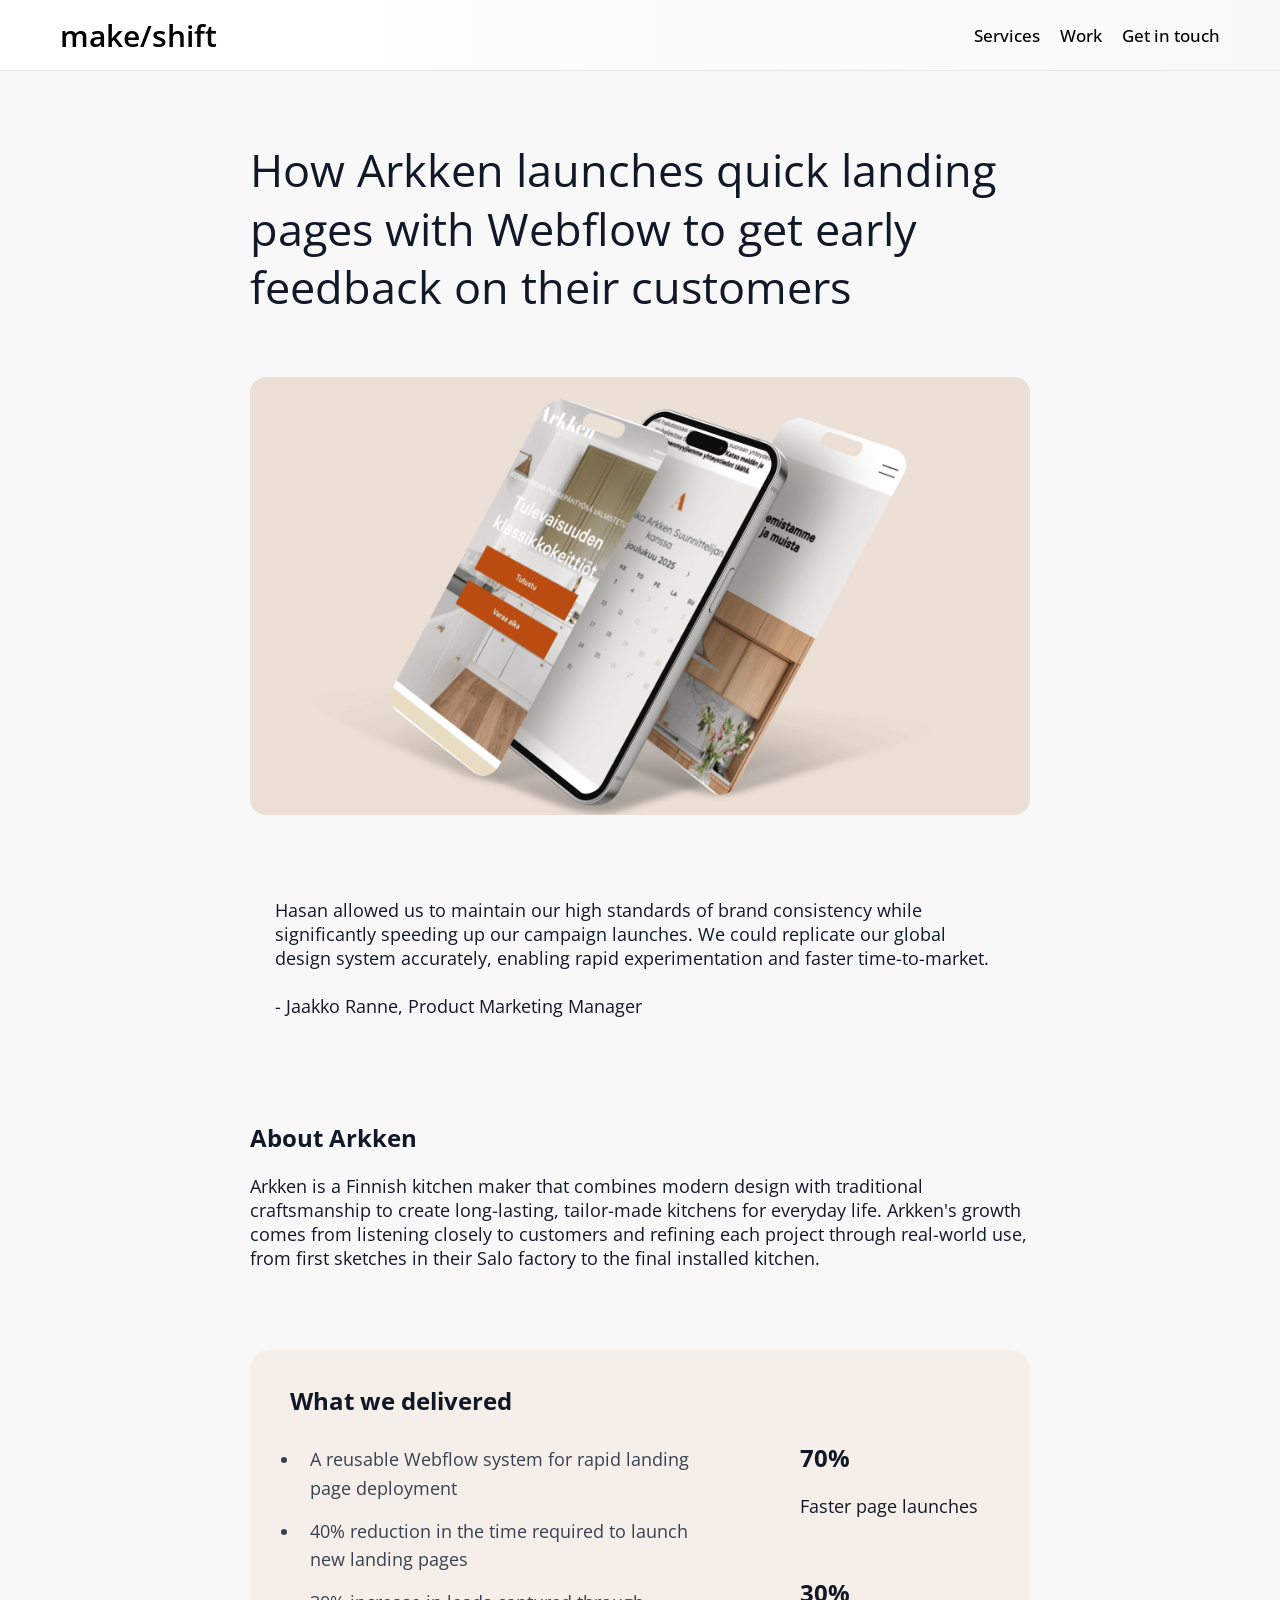
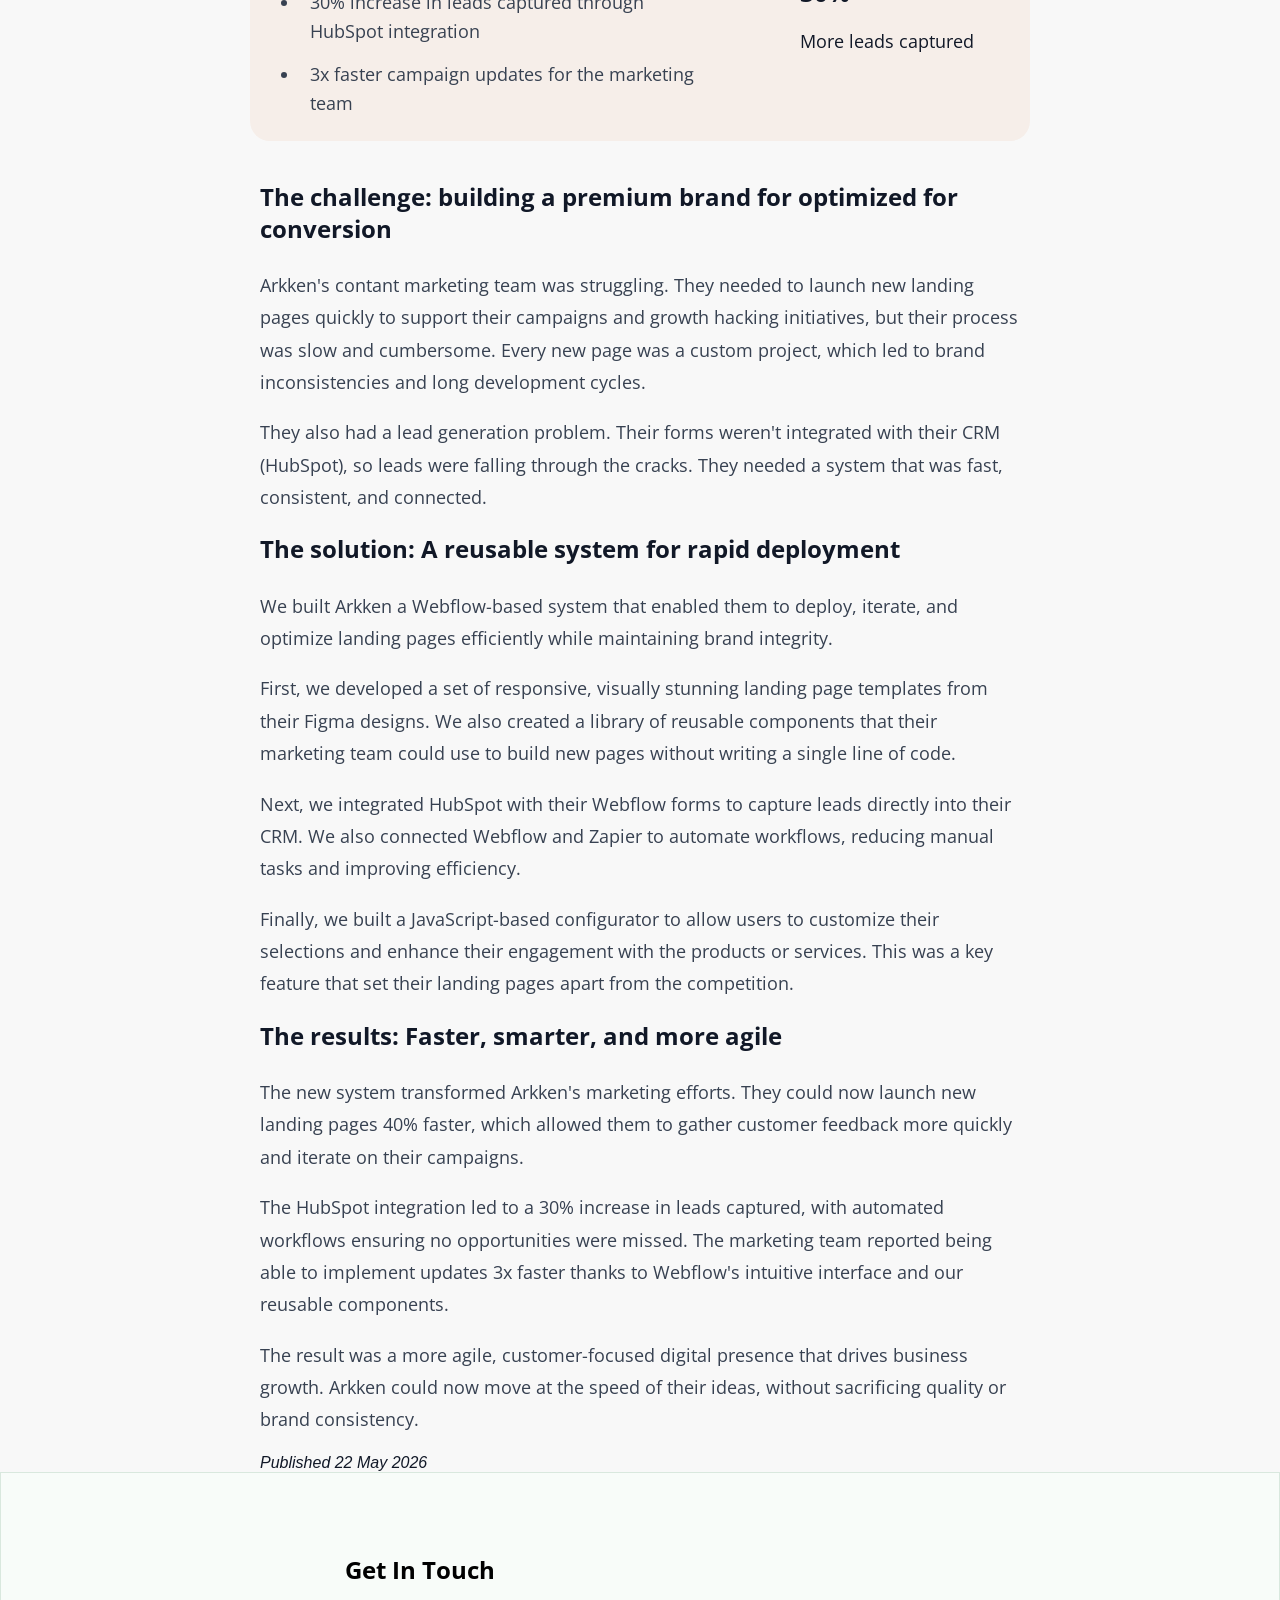
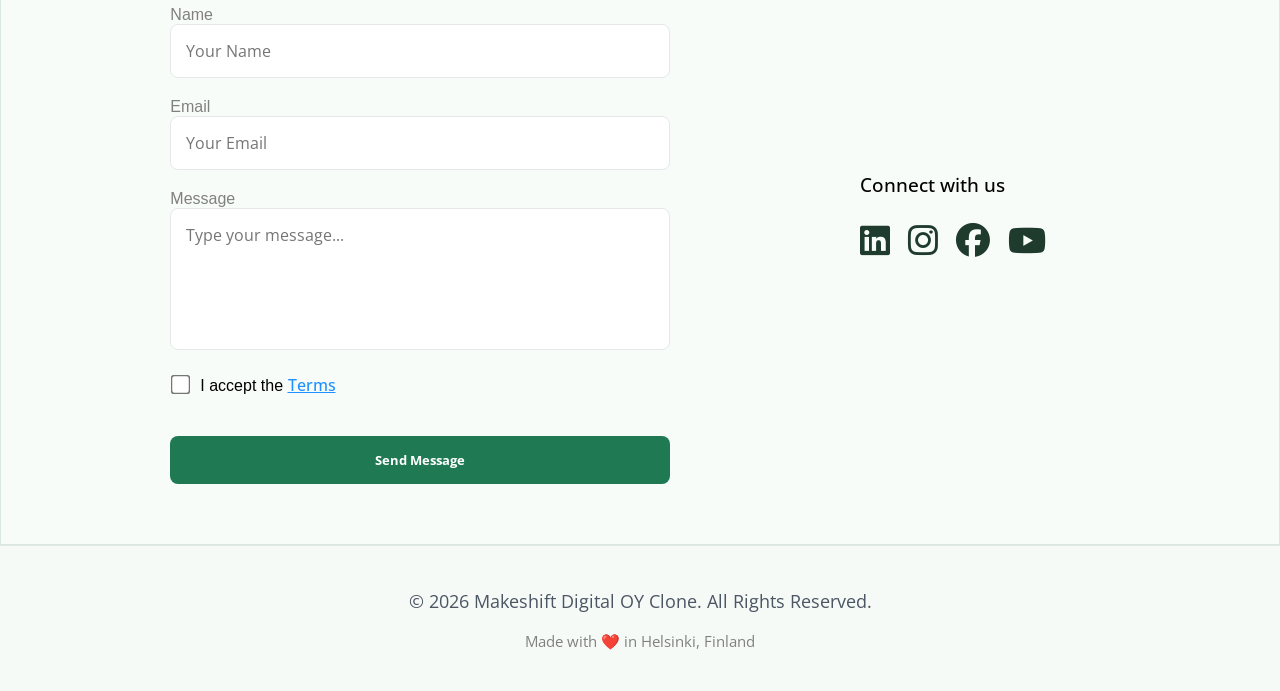
<file: case-arkken.html>
<!DOCTYPE html>
<html lang="en">

<head>
    <meta charset="UTF-8">
    <meta name="viewport" content="width=device-width, initial-scale=1.0">
    <link href="style.css" rel="stylesheet" />
    <link rel="stylesheet" href="https://cdnjs.cloudflare.com/ajax/libs/font-awesome/6.5.2/css/all.min.css">
    <title>Arkken Case Study</title>

</head>

<body class="arkken-page">


    <header>

        <div class="page-header">
            <div class="page-header__upper-row">
                <a href="index.html" class="logo">make/shift</a>
                <ul class="page-header__upper-row__contents contents">
                    <li class="contents__content">
                        <a class="contents__content__link" href="#services">
                            Services <!--how we help-->
                        </a>
                    </li>
                    <li class="contents__content">
                        <a class="contents__content__link" href="#clients">
                            Work <!--companies Hasan has worked for-->
                        </a>
                    </li>
                    <li class="contents__content">
                        <a class="contents__content__link" href="#contact">
                            Get in touch
                        </a>
                    </li>

                </ul>


            </div>
        </div>
    </header>

    <section class="arkken-case">
        <h1>How Arkken launches quick landing pages with Webflow to get early feedback on their customers</h1>
        <img class="arkken-case-img" src="logos/arkken-copy.png">
    </section>


    <section class="testimonies">
        <div class="testimony">
            <p>Hasan allowed us to maintain our high standards of brand consistency while significantly speeding
                up our
                campaign launches. We could replicate our global design system accurately, enabling rapid
                experimentation
                and faster time-to-market.
                <br><br>

                - Jaakko Ranne, Product Marketing Manager
            </p>
        </div>
    </section>

    <section class="about">
        <div class="about-kone">
            <h2>About Arkken</h2>
            <p>
                Arkken is a Finnish kitchen maker that combines modern design with traditional craftsmanship to create
                long-lasting, tailor-made kitchens for everyday life.

                Arkken's growth comes from listening closely to customers and refining each project through real-world
                use, from first sketches in their Salo factory to the final installed kitchen.
            </p>
        </div>
    

            <div class="arkken-delivery">
                <div class="we-delivered">
                    <h3>What we delivered</h3>
                    <ul>
                        

                        <li>A reusable Webflow system for rapid landing page deployment</li>
                        <li>40% reduction in the time required to launch new landing pages</li>
                        <li>30% increase in leads captured through HubSpot integration</li>
                        <li>3x faster campaign updates for the marketing team</li>
                    </ul>

                </div>
                <div class="deliver-right">

                    <div class="stat-box">
                        <h2>70%</h2>
                        <p>Faster page launches</p>
                    </div>

                    <div class="stat-box">
                        <h2>30%</h2>
                        <p>More leads captured</p>
                    </div>
                </div>
            </div>
    </section>
            <section class="challenges">
                <div class="challenge">
                    <h2>The challenge: building a premium brand for optimized for conversion</h2>
                    <p>
                        Arkken's contant marketing team was struggling. They needed to launch new landing pages
                        quickly to support their campaigns and growth hacking initiatives, but their process was
                        slow and cumbersome. Every new page was a custom project, which led to brand
                        inconsistencies and long development cycles.
                    </p>
                    <p>
                        They also had a lead generation problem. Their forms weren't integrated with their CRM
                        (HubSpot), so leads were falling through the cracks. They needed a system that was fast,
                        consistent, and connected.
                    </p>
                </div>

            </section>

            <section class="solutions">
                <div class="solution">
                    <h2>The solution: A reusable system for rapid deployment</h2>
                    <p>
                        We built Arkken a Webflow-based system that enabled them to deploy, iterate, and
                        optimize landing pages efficiently while maintaining brand integrity.
                    </p>
                    <p>
                        First, we developed a set of responsive, visually stunning landing page templates from
                        their Figma designs. We also created a library of reusable components that their
                        marketing team could use to build new pages without writing a single line of code.
                    </p>
                    <p>


                        Next, we integrated HubSpot with their Webflow forms to capture leads directly into
                        their CRM. We also connected Webflow and Zapier to automate workflows, reducing manual
                        tasks and improving efficiency.
                    </p>
                    <p>
                        Finally, we built a JavaScript-based configurator to allow users to customize their
                        selections and enhance their engagement with the products or services. This was a key
                        feature that set their landing pages apart from the competition.
                    </p>

                </div>

            </section>

            <section class="results">
                <div class="result">
                    <h2>The results: Faster, smarter, and more agile</h2>
                    <p>
                        The new system transformed Arkken's marketing efforts. They could now launch new landing
                        pages 40% faster, which allowed them to gather customer feedback more quickly and iterate on
                        their campaigns.
                    </p>
                    <p>
                        The HubSpot integration led to a 30% increase in leads captured, with automated workflows
                        ensuring no opportunities were missed. The marketing team reported being able to implement
                        updates 3x faster thanks to Webflow's intuitive interface and our reusable components.
                    </p>
                    <p>
                        The result was a more agile, customer-focused digital presence that drives business growth.
                        Arkken could now move at the speed of their ideas, without sacrificing quality or brand
                        consistency.
                    </p>
                    <i>Published 22 May 2026</i>

                </div>

            </section>

<section class="contact" id="contact">

        <div class="contact-container">

            <div class="contact-left">

                <h2>Get In Touch</h2>

                <form class="contact-form" action="https://formspree.io/f/xpqnaowg" method="POST" autocomplete="off">
                    <input type="hidden" name="_redirect" value="thank-you.html">

                    <div class="input-group">
                        <label for="name">Name</label>
                        <input type="text" id="name" name="name" placeholder="Your Name" required>
                    </div>

                    <div class="input-group">
                        <label for="email">Email</label>
                        <input type="email" id="email" name="email" placeholder="Your Email" required>
                    </div>

                    <div class="input-group">
                        <label for="message">Message</label>
                        <textarea name="message" id="message" placeholder="Type your message..." rows="5"
                            required></textarea>
                    </div>

                    <div class="checkbox-group">

                        <input type="checkbox" id="terms" required>

                        <label for="terms">
                            I accept the <a href="terms.html" class="terms-text" target="_blank">Terms</a>
                        </label>

                    </div>

                    <button type="submit">Send Message</button>

                </form>

            </div>

            <div class="contact-right">

                <h3>Connect with us</h3>

                <div class="social-links">

                    <div class="linkedin">
                        <a href="https://www.linkedin.com/company/makeshift-oy/"><i
                                class="fa-brands fa-linkedin"></i></a>
                    </div>

                    <div class="instagram">
                        <a href="#"><i class="fa-brands fa-instagram"></i></a>
                    </div>

                    <div class="facebook">
                        <a href="#"><i class="fa-brands fa-facebook"></i></a>
                    </div>

                    <div class="youtube">
                        <a href="#"><i class="fa-brands fa-youtube"></i></a>
                    </div>

                </div>

            </div>

        </div>

    </section>


    <footer class="page-footer">
        <div class="page-footer__first-row">
            <p>© 2026 Makeshift Digital OY Clone. All Rights Reserved.</p>
        </div>
        <div class="page-footer__second-row">
            <p>Made with ❤️ in Helsinki, Finland</p>
        </div>
    </footer>

    <script>

        function toggleCard(el) {
            el.classList.toggle("active");
        }

        const form = document.querySelector(".contact-form");

        form.addEventListener("submit", () => {
            setTimeout(() => form.reset(), 500);
        });

    </script>

</body>

</html>
</file>
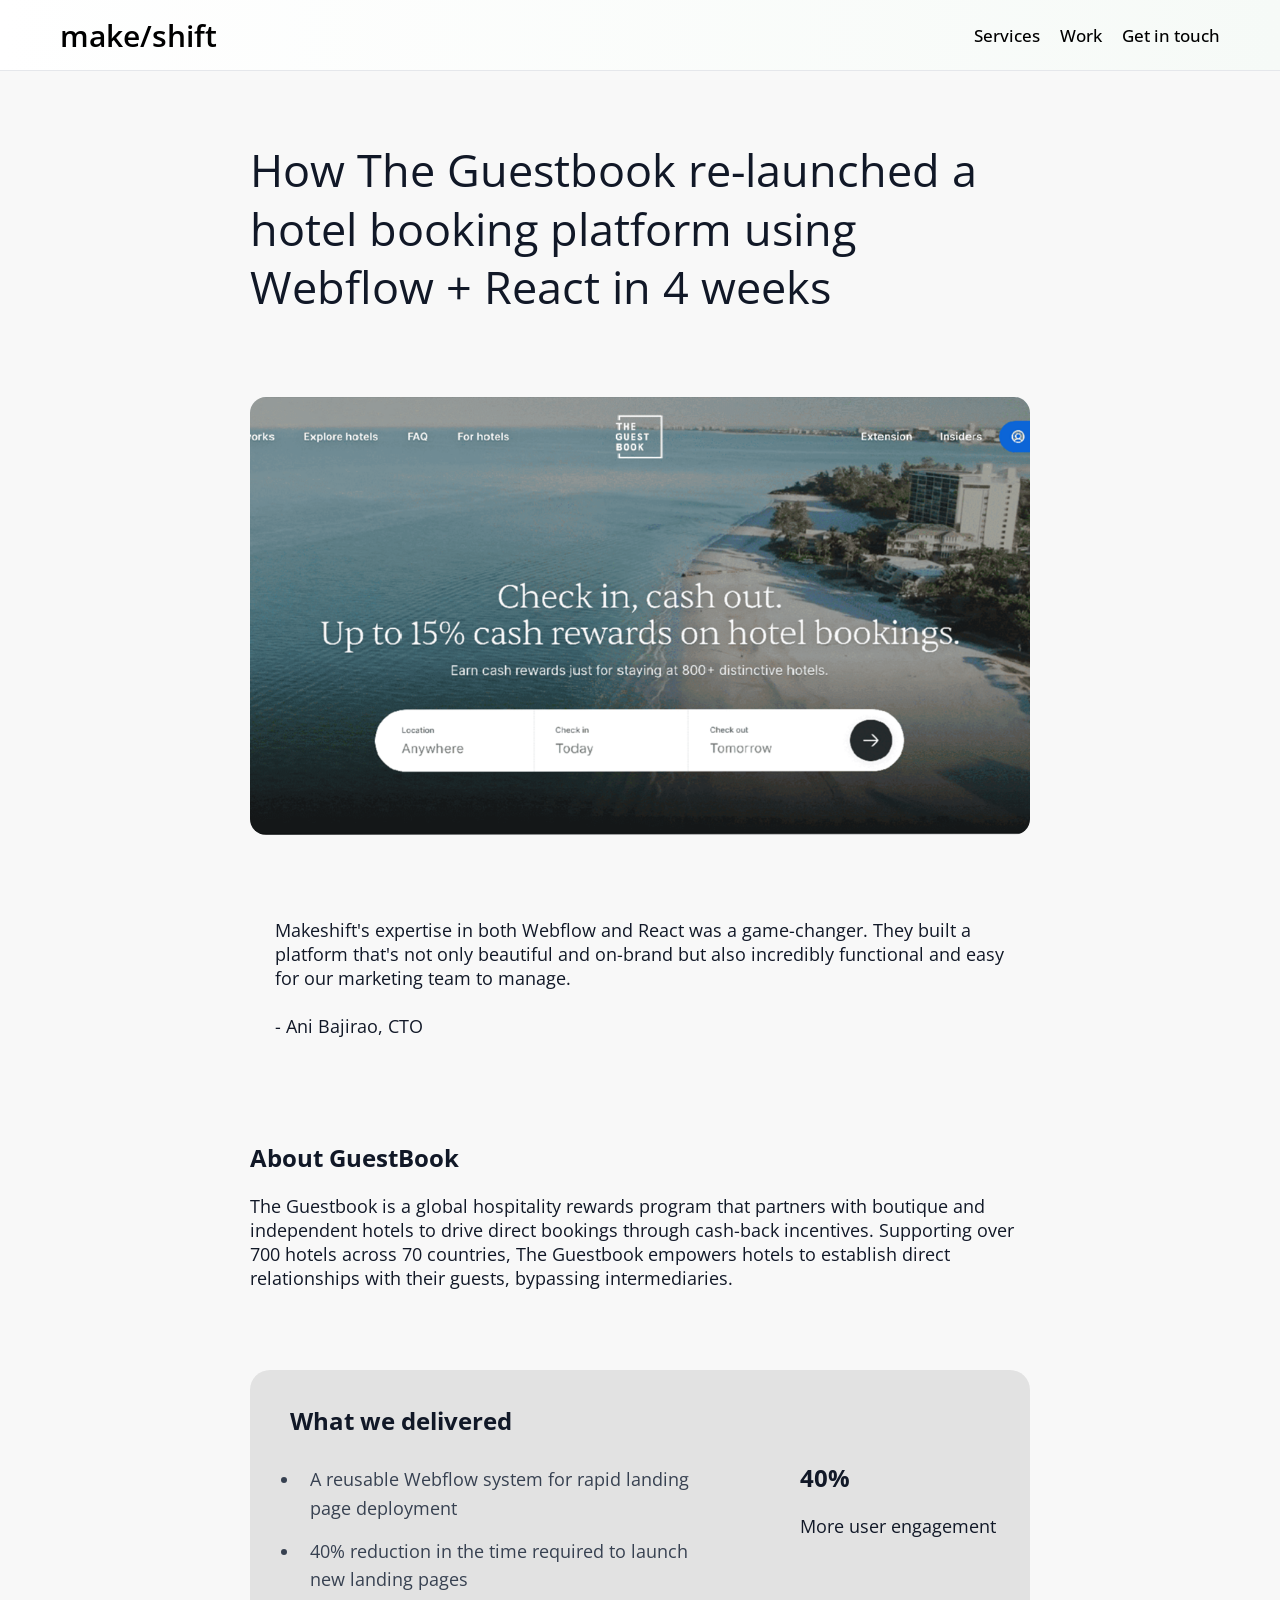
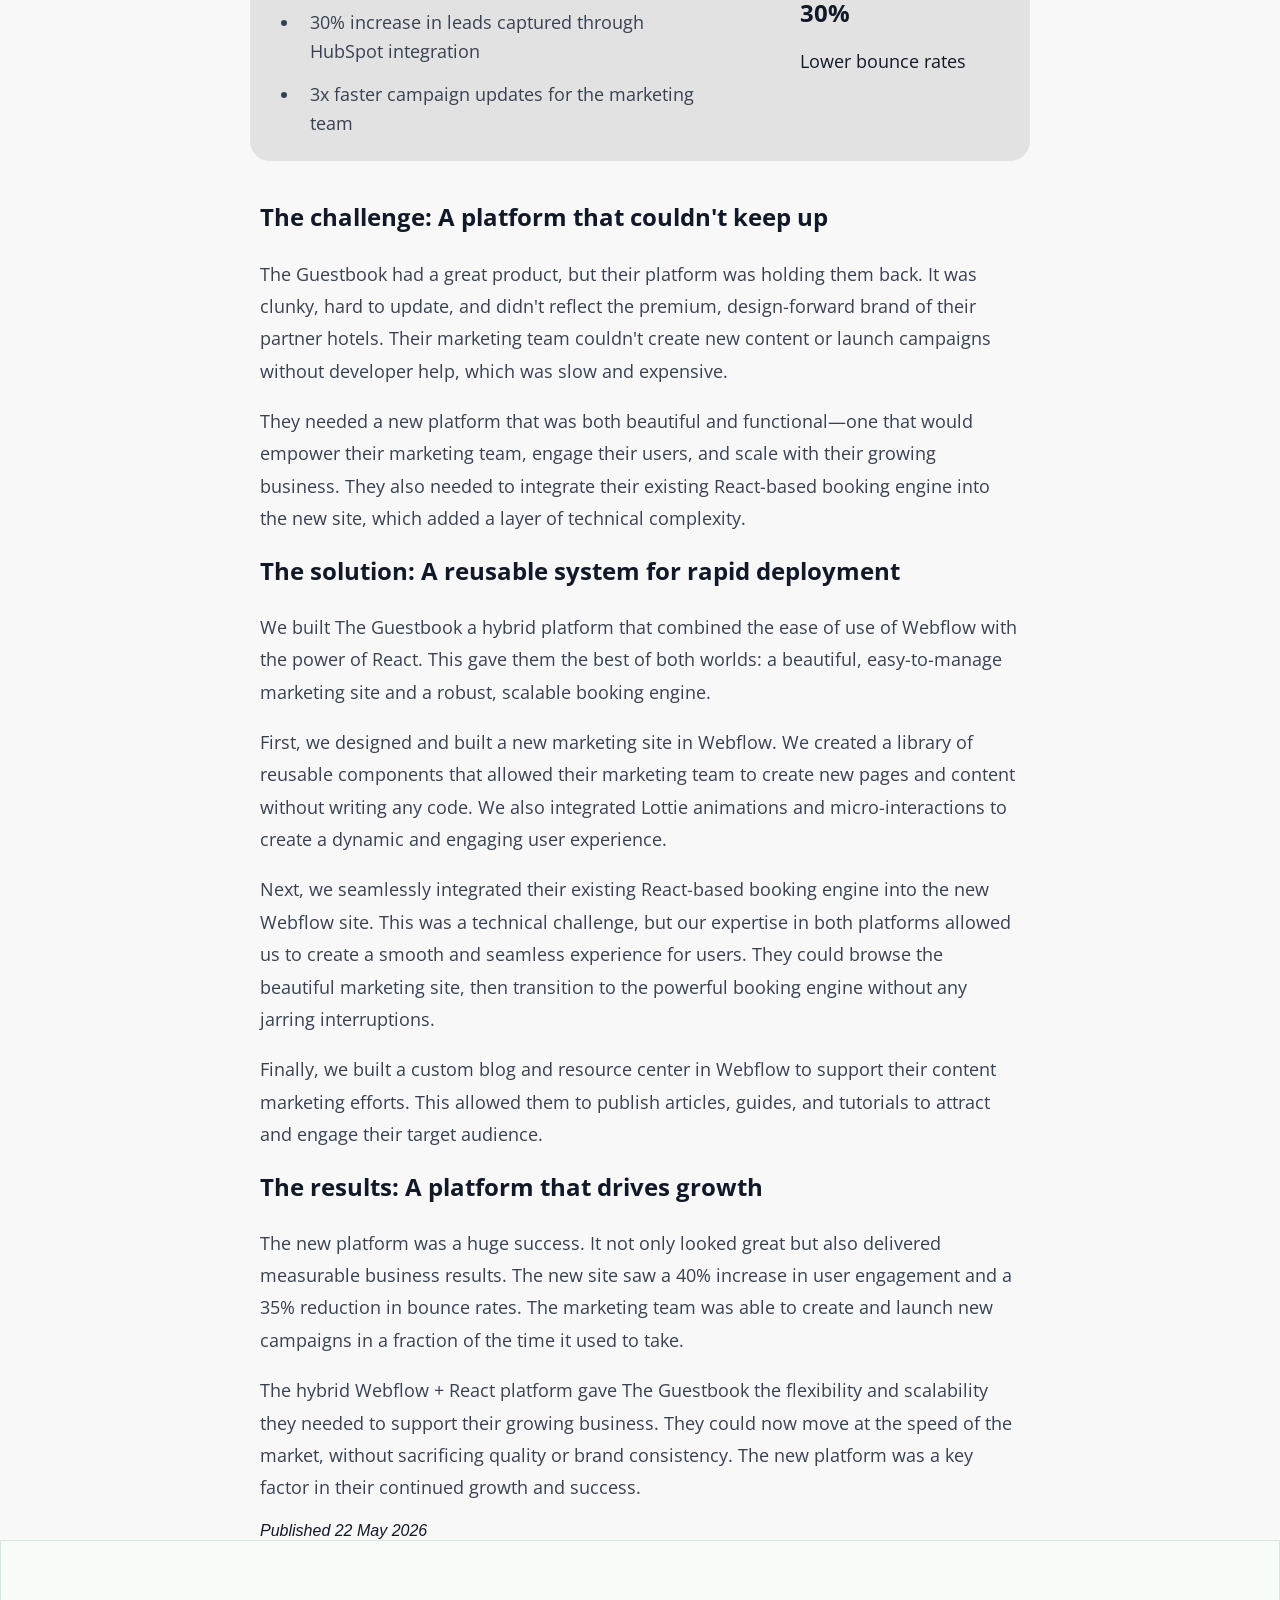
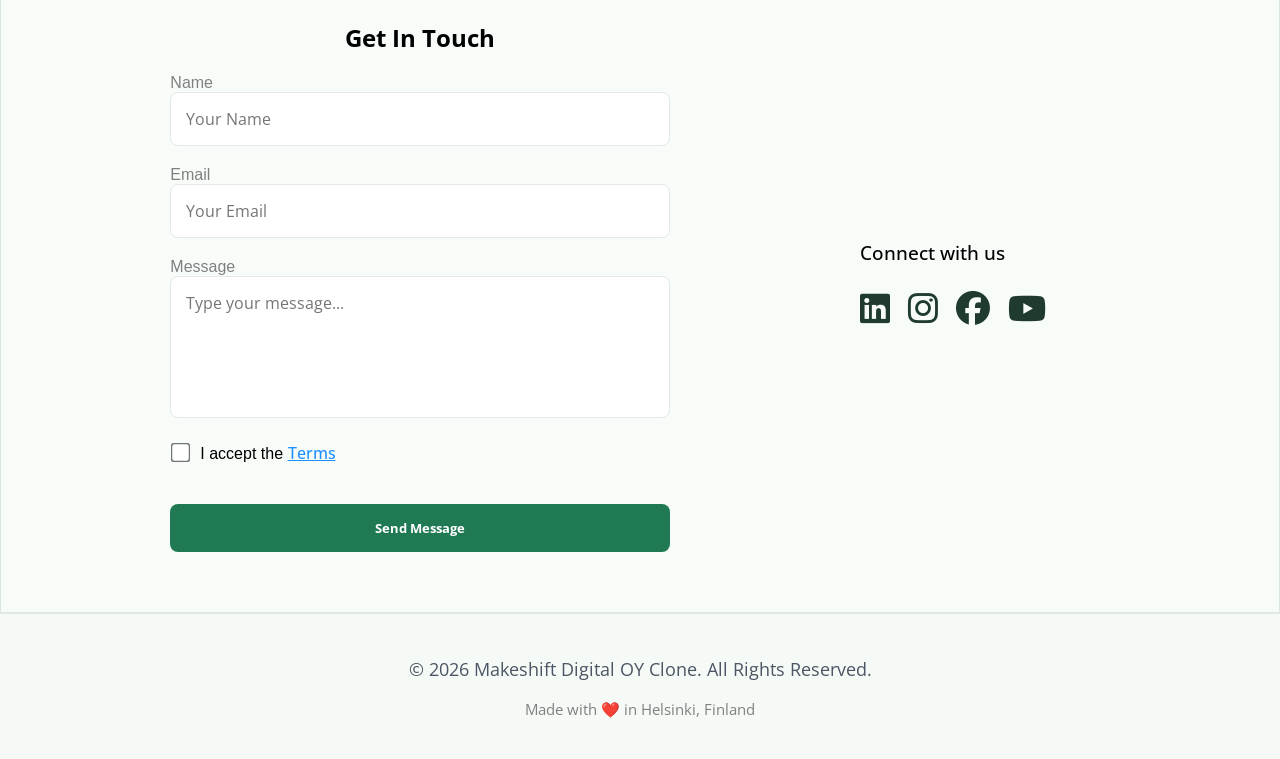
<file: case-guest.html>
<!DOCTYPE html>
<html lang="en">

<head>
    <meta charset="UTF-8">
    <meta name="viewport" content="width=device-width, initial-scale=1.0">
    <link href="style.css" rel="stylesheet" />
    <link rel="stylesheet" href="https://cdnjs.cloudflare.com/ajax/libs/font-awesome/6.5.2/css/all.min.css">
    <title>The GuestBook Case Study</title>
</head>

<body class="guestbook-page">

    <header>

        <div class="page-header">
            <div class="page-header__upper-row">
                <a href="index.html" class="logo">make/shift</a>
                <ul class="page-header__upper-row__contents contents">
                    <li class="contents__content">
                        <a class="contents__content__link" href="#services">
                            Services <!--how we help-->
                        </a>
                    </li>
                    <li class="contents__content">
                        <a class="contents__content__link" href="#clients">
                            Work <!--companies Hasan has worked for-->
                        </a>
                    </li>
                    <li class="contents__content">
                        <a class="contents__content__link" href="#contact">
                            Get in touch
                        </a>
                    </li>

                </ul>


            </div>
        </div>
    </header>

    <section class="guestbook-case">
        <h1>How The Guestbook re-launched a hotel booking platform using Webflow + React in 4 weeks</h1>
        <img class="guestbook-case-img" src="logos/guestbook.png">
    </section>

    <section class="testimonies">
        <div class="testimony">
            <p>
                Makeshift's expertise in both Webflow and React was a game-changer. They built a platform that's not
                only beautiful and on-brand but also incredibly functional and easy for our marketing team to
                manage.
                <br><br>

                - Ani Bajirao, CTO
            </p>
        </div>
    </section>

    <section class="about">
        <div class="about-guestbook">
            <h2>About GuestBook</h2>
            <p>
                The Guestbook is a global hospitality rewards program that partners with boutique and independent
                hotels to drive direct bookings through cash-back incentives. Supporting over 700 hotels across 70
                countries, The Guestbook empowers hotels to establish direct relationships with their guests,
                bypassing intermediaries.
            </p>
        </div>

        <div class="guestbook-delivery">
            <div class="we-delivered">
                <h3>What we delivered</h3>
                <ul>
                    <li>A reusable Webflow system for rapid landing page deployment</li>
                    <li>40% reduction in the time required to launch new landing pages</li>
                    <li>30% increase in leads captured through HubSpot integration</li>
                    <li>3x faster campaign updates for the marketing team</li>
                </ul>
            </div>


            <div class="deliver-right">

                <div class="stat-box">
                    <h2>40%</h2>
                    <p>More user engagement</p>
                </div>

                <div class="stat-box">
                    <h2>30%</h2>
                    <p>Lower bounce rates</p>
                </div>
            </div>

        </div>

    </section>

    <section class="challenges">
        <div class="challenge">
            <h2>The challenge: A platform that couldn't keep up</h2>
            <p>
                The Guestbook had a great product, but their platform was holding them back. It was clunky, hard to
                update, and didn't reflect the premium, design-forward brand of their partner hotels. Their
                marketing team couldn't create new content or launch campaigns without developer help, which was
                slow and expensive.
            </p>
            <p>


                They needed a new platform that was both beautiful and functional—one that would empower their
                marketing team, engage their users, and scale with their growing business. They also needed to
                integrate their existing React-based booking engine into the new site, which added a layer of
                technical complexity.
            </p>
        </div>

    </section>

    <section class="solutions">
        <div class="solution">
            <h2>The solution: A reusable system for rapid deployment</h2>
            <p>
                We built The Guestbook a hybrid platform that combined the ease of use of Webflow with
                the power of React. This gave them the best of both worlds: a beautiful, easy-to-manage
                marketing site and a robust, scalable booking engine.
            </p>
            <p>


                First, we designed and built a new marketing site in Webflow. We created a library of
                reusable components that allowed their marketing team to create new pages and content
                without writing any code. We also integrated Lottie animations and micro-interactions to
                create a dynamic and engaging user experience.
            </p>
            <p>


                Next, we seamlessly integrated their existing React-based booking engine into the new
                Webflow site. This was a technical challenge, but our expertise in both platforms
                allowed us to create a smooth and seamless experience for users. They could browse the
                beautiful marketing site, then transition to the powerful booking engine without any
                jarring interruptions.
            </p>
            <p>
                Finally, we built a custom blog and resource center in Webflow to support their content
                marketing efforts. This allowed them to publish articles, guides, and tutorials to
                attract and engage their target audience.
            </p>

        </div>

    </section>


    <section class="results">
        <div class="result">
            <h2>The results: A platform that drives growth</h2>
            <p>
                The new platform was a huge success. It not only looked great but also delivered measurable business
                results. The new site saw a 40% increase in user engagement and a 35% reduction in bounce rates. The
                marketing team was able to create and launch new campaigns in a fraction of the time it used to
                take.
            </p>
            <p>
                The hybrid Webflow + React platform gave The Guestbook the flexibility and scalability they needed
                to support their growing business. They could now move at the speed of the market, without
                sacrificing quality or brand consistency. The new platform was a key factor in their continued
                growth and success.
            </p>

            <i>Published 22 May 2026</i>

        </div>

    </section>

    <section class="contact" id="contact">

        <div class="contact-container">

            <div class="contact-left">

                <h2>Get In Touch</h2>

                <form class="contact-form" action="https://formspree.io/f/xpqnaowg" method="POST" autocomplete="off">
                    <input type="hidden" name="_redirect" value="thank-you.html">

                    <div class="input-group">
                        <label for="name">Name</label>
                        <input type="text" id="name" name="name" placeholder="Your Name" required>
                    </div>

                    <div class="input-group">
                        <label for="email">Email</label>
                        <input type="email" id="email" name="email" placeholder="Your Email" required>
                    </div>

                    <div class="input-group">
                        <label for="message">Message</label>
                        <textarea name="message" id="message" placeholder="Type your message..." rows="5"
                            required></textarea>
                    </div>

                    <div class="checkbox-group">

                        <input type="checkbox" id="terms" required>

                        <label for="terms">
                            I accept the <a href="terms.html" class="terms-text" target="_blank">Terms</a>
                        </label>

                    </div>

                    <button type="submit">Send Message</button>

                </form>

            </div>

            <div class="contact-right">

                <h3>Connect with us</h3>

                <div class="social-links">

                    <div class="linkedin">
                        <a href="https://www.linkedin.com/company/makeshift-oy/"><i
                                class="fa-brands fa-linkedin"></i></a>
                    </div>

                    <div class="instagram">
                        <a href="#"><i class="fa-brands fa-instagram"></i></a>
                    </div>

                    <div class="facebook">
                        <a href="#"><i class="fa-brands fa-facebook"></i></a>
                    </div>

                    <div class="youtube">
                        <a href="#"><i class="fa-brands fa-youtube"></i></a>
                    </div>

                </div>

            </div>

        </div>

    </section>


    <footer class="page-footer">
        <div class="page-footer__first-row">
            <p>© 2026 Makeshift Digital OY Clone. All Rights Reserved.</p>
        </div>
        <div class="page-footer__second-row">
            <p>Made with ❤️ in Helsinki, Finland</p>
        </div>
    </footer>

    <script>

        function toggleCard(el) {
            el.classList.toggle("active");
        }

        const form = document.querySelector(".contact-form");

        form.addEventListener("submit", () => {
            setTimeout(() => form.reset(), 500);
        });

    </script>
</body>

</html>
</file>
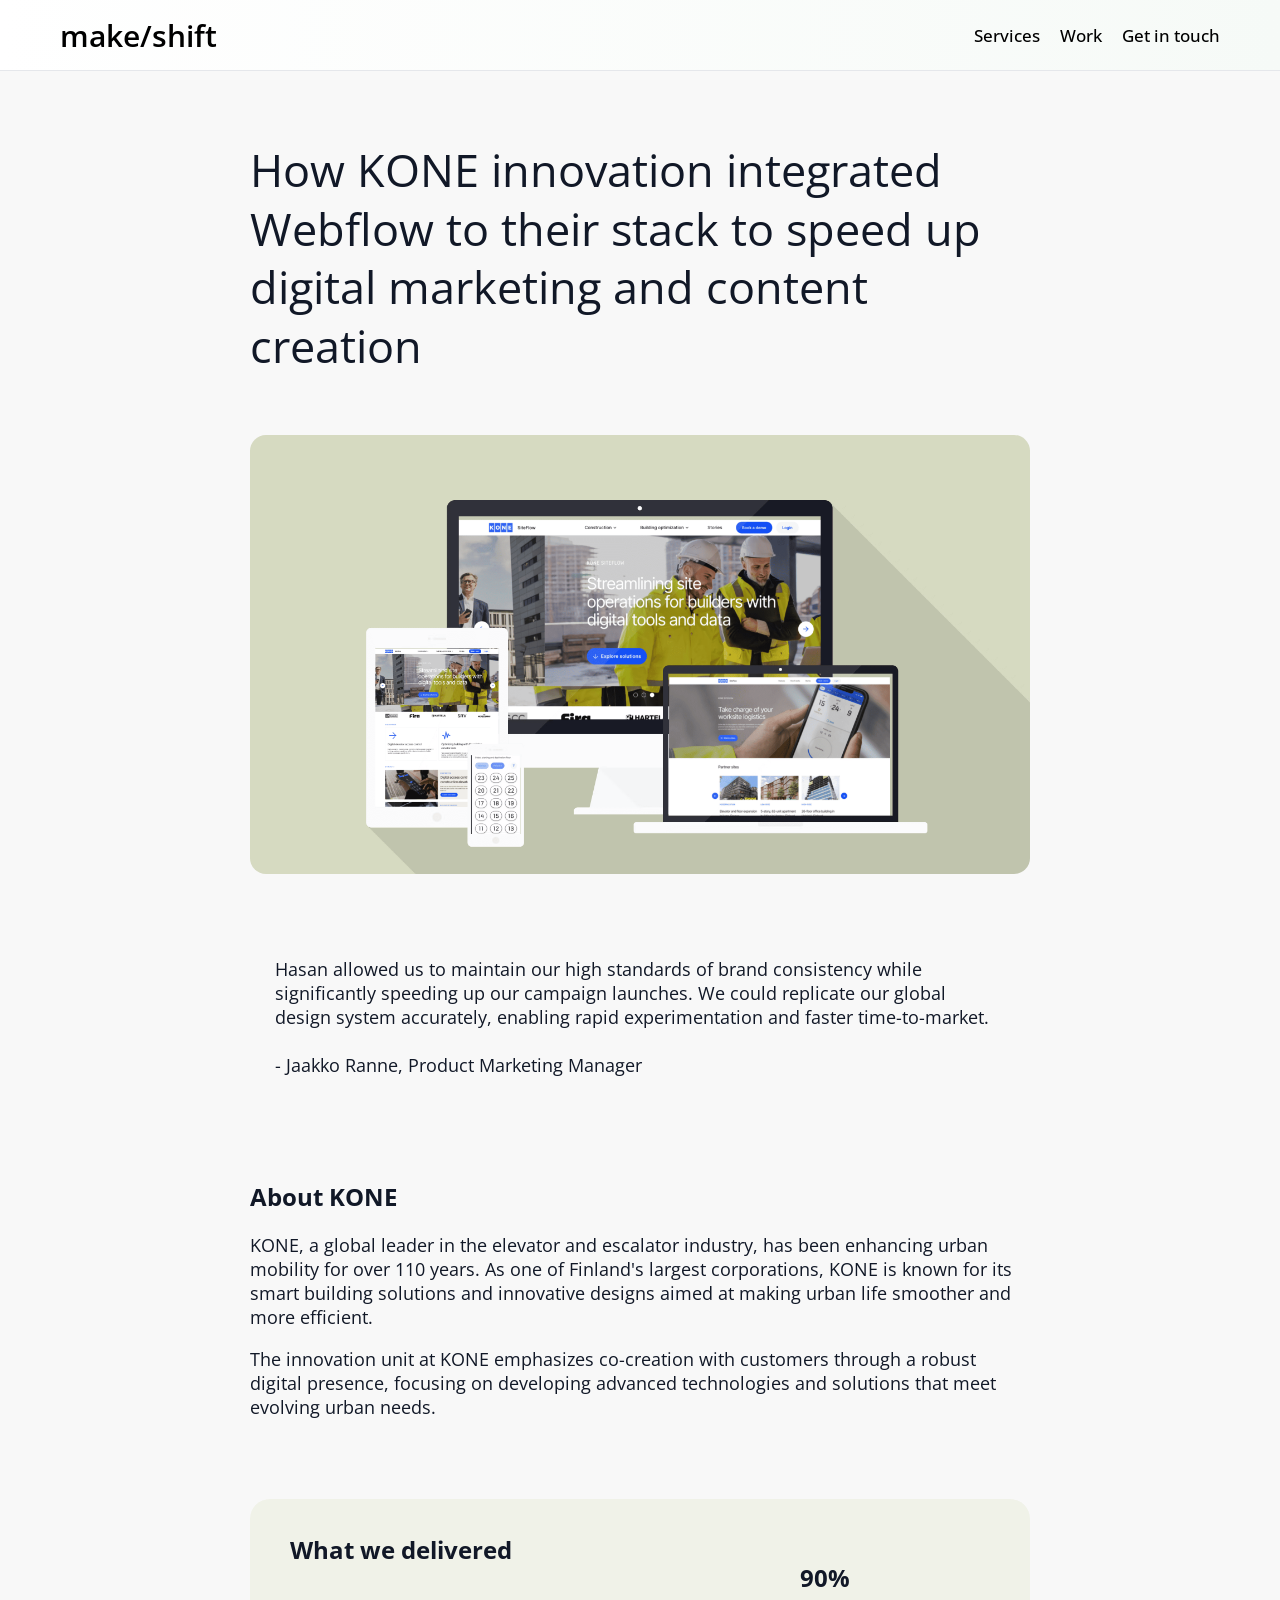
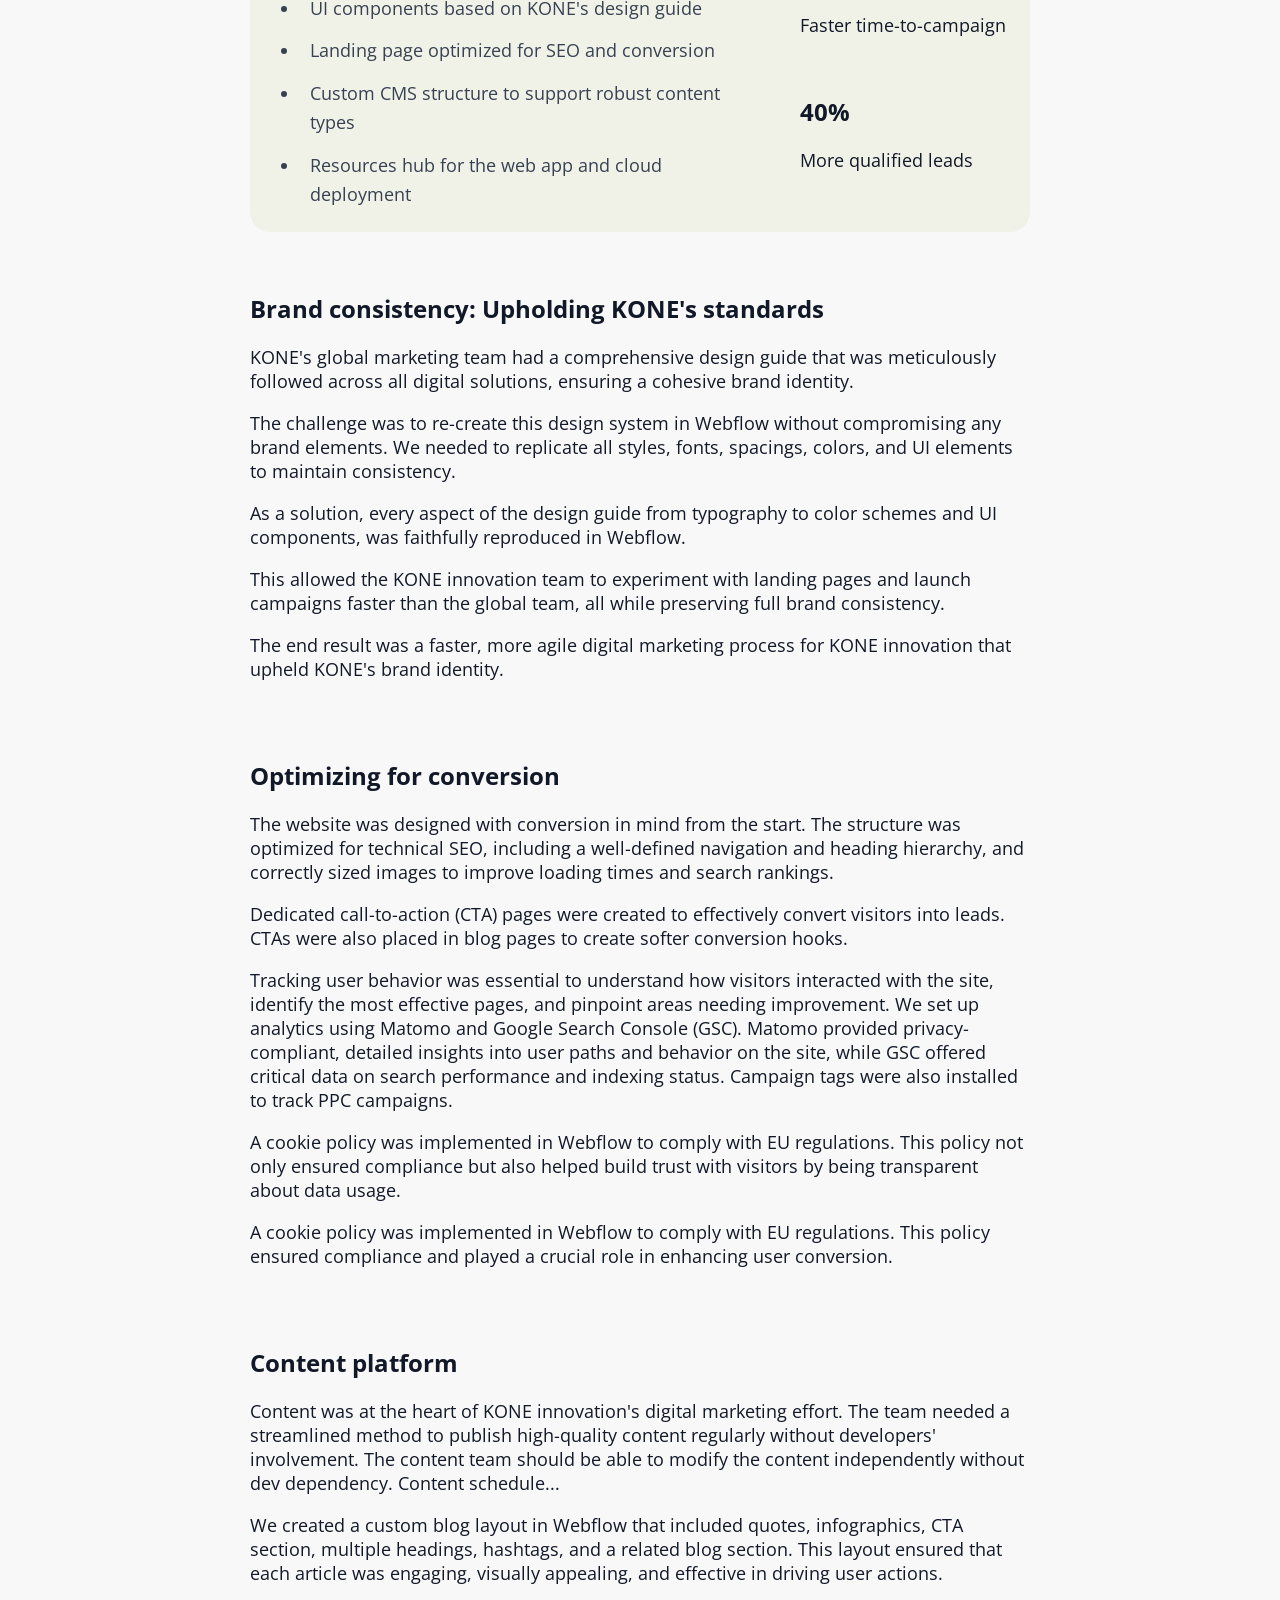
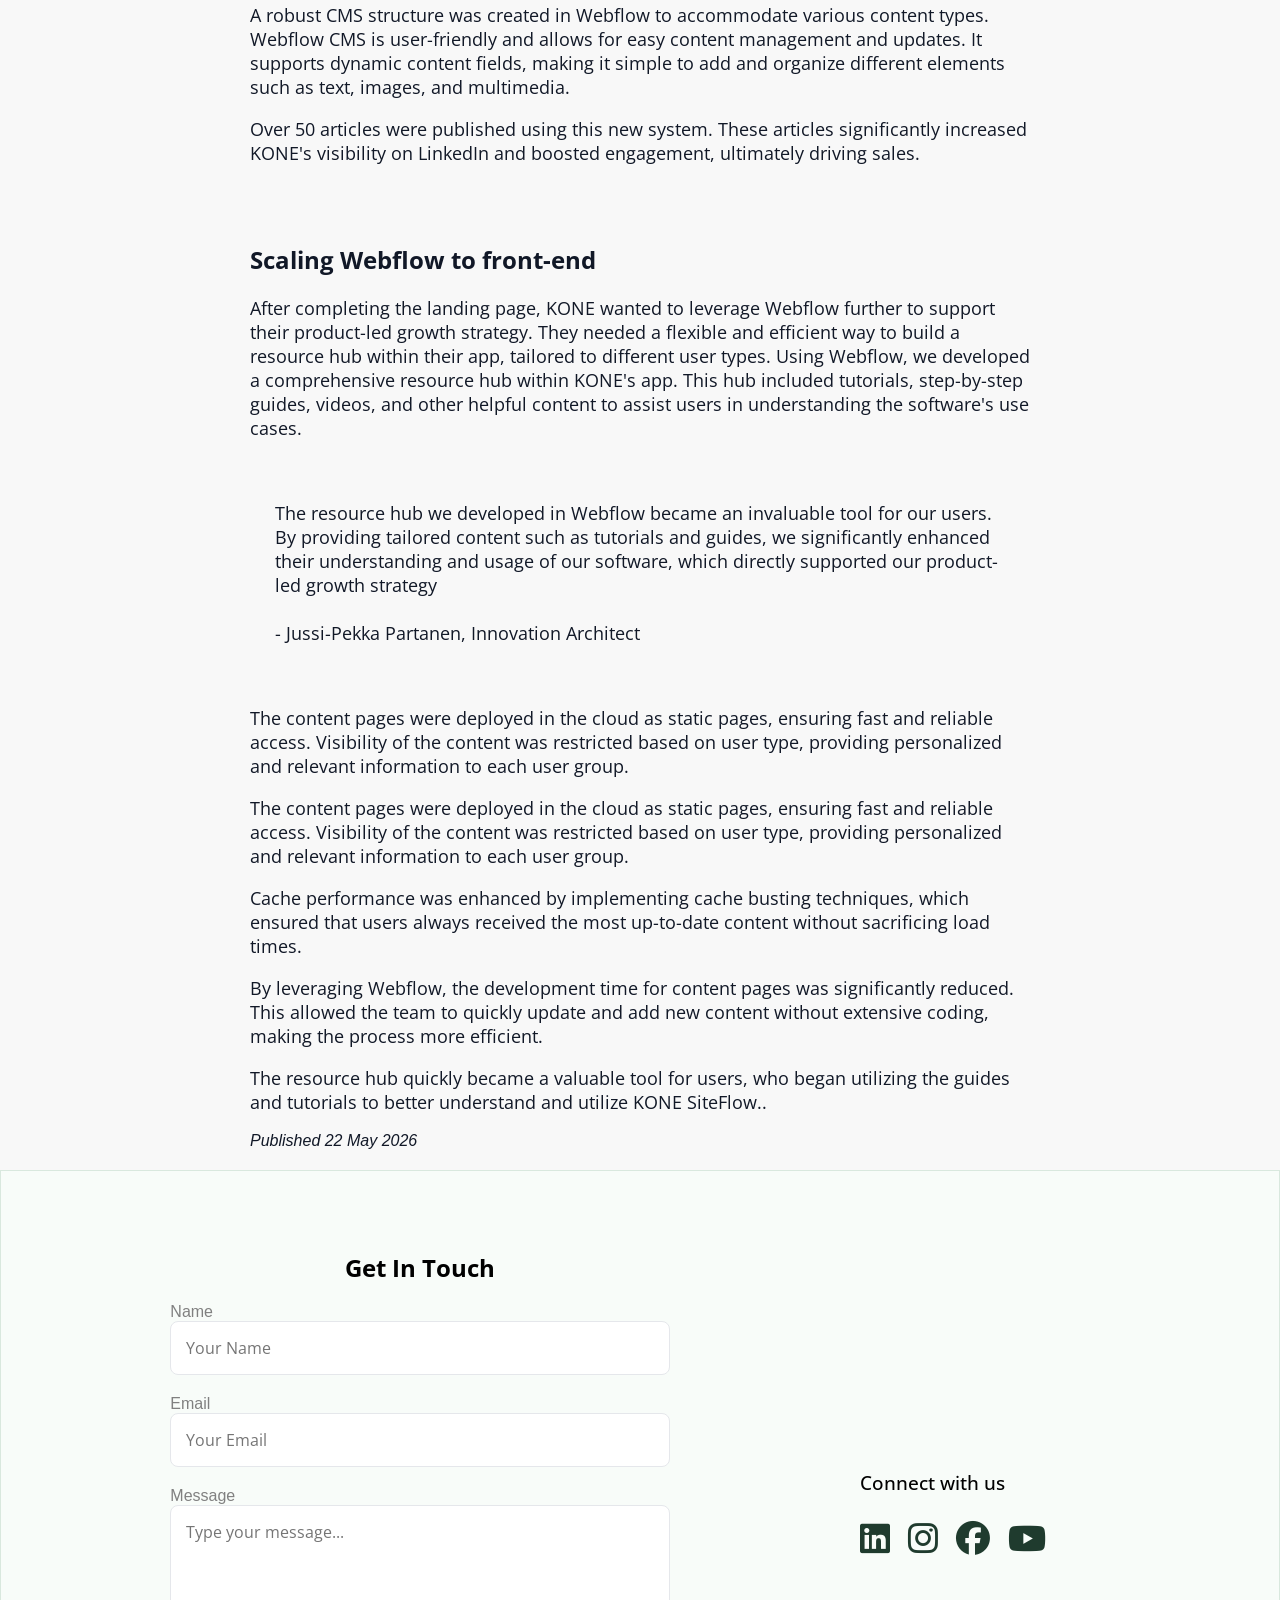
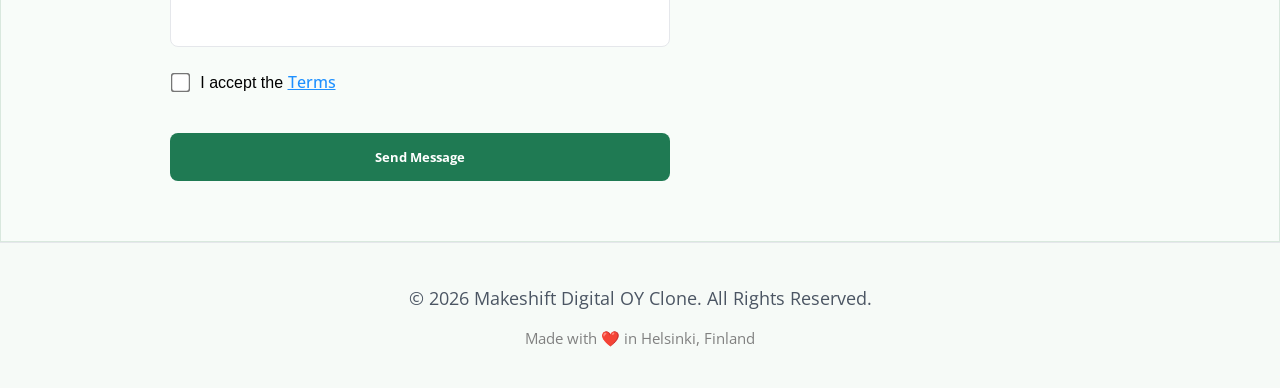
<file: case-kone.html>
<!DOCTYPE html>
<html lang="en">

<head>
    <meta charset="UTF-8">
    <meta name="viewport" content="width=device-width, initial-scale=1.0">
    <link href="style.css" rel="stylesheet" />
    <link rel="stylesheet" href="https://cdnjs.cloudflare.com/ajax/libs/font-awesome/6.5.2/css/all.min.css">
    <title>KONE Case Study</title>

</head>

<body class="kone-page">


    <header>

        <div class="page-header">
            <div class="page-header__upper-row">
                <a href="index.html" class="logo">make/shift</a>
                <ul class="page-header__upper-row__contents contents">
                    <li class="contents__content">
                        <a class="contents__content__link" href="#services">
                            Services <!--how we help-->
                        </a>
                    </li>
                    <li class="contents__content">
                        <a class="contents__content__link" href="#clients">
                            Work <!--companies Hasan has worked for-->
                        </a>
                    </li>
                    <li class="contents__content">
                        <a class="contents__content__link" href="#contact">
                            Get in touch
                        </a>
                    </li>

                </ul>


            </div>
        </div>
    </header>

    <section class="kone-case">
        <h1>How KONE innovation integrated Webflow to their stack to speed up digital marketing and content creation
        </h1>
        <img class="kone-case-img" src="logos/kone-case1.png">
    </section>

    <section class="testimonies">
        <div class="testimony">
            <p>Hasan allowed us to maintain our high standards of brand consistency while significantly speeding up our
                campaign launches. We could replicate our global design system accurately, enabling rapid
                experimentation
                and faster time-to-market.
                <br><br>

                - Jaakko Ranne, Product Marketing Manager
            </p>
        </div>
    </section>

    <section class="about">
        <div class="about-kone">
            <h2>About KONE</h2>
            <p>
                KONE, a global leader in the elevator and escalator industry, has been enhancing urban mobility for over
                110 years. As one of Finland's largest corporations, KONE is known for its smart building solutions and
                innovative designs aimed at making urban life smoother and more efficient.
            </p>
            <p>The innovation unit at KONE
                emphasizes co-creation with customers through a robust digital presence, focusing on developing advanced
                technologies and solutions that meet evolving urban needs.
            </p>
        </div>

        <div class="kone-delivery">
            <div class="we-delivered">
                <h3>What we delivered</h3>
                <ul>
                    <li>UI components based on KONE's design guide</li>
                    <li>Landing page optimized for SEO and conversion</li>
                    <li>Custom CMS structure to support robust content types</li>
                    <li>Resources hub for the web app and cloud deployment</li>
                </ul>
            </div>


            <div class="deliver-right">

                <div class="stat-box">
                    <h2>90%</h2>
                    <p>Faster time-to-campaign</p>
                </div>

                <div class="stat-box">
                    <h2>40%</h2>
                    <p>More qualified leads</p>
                </div>
            </div>

        </div>

    </section>

    <section class="details">
        <div class="detail">
            <h2>Brand consistency: Upholding KONE's standards</h2>
            <p>
                KONE's global marketing team had a comprehensive design guide that was meticulously followed
                across all
                digital solutions, ensuring a cohesive brand identity.
            </p>
            <p>
                The challenge was to re-create this
                design system
                in Webflow without compromising any brand elements. We needed to replicate all styles,
                fonts, spacings,
                colors, and UI elements to maintain consistency.
            </p>
            <p>
                As a solution, every aspect of the design guide from typography to color schemes and UI
                components, was
                faithfully reproduced in Webflow.
            </p>
            <p>
                This allowed the KONE innovation team to experiment with
                landing pages
                and launch campaigns faster than the global team, all while preserving full brand
                consistency.
            </p>
            <p>
                The end result was a faster, more agile digital marketing process for KONE innovation that
                upheld KONE's
                brand identity.
            </p>
        </div>
    </section>

    <section class="optimized">
        <h2>Optimizing for conversion</h2>
        <p>
            The website was designed with conversion in mind from the start. The structure was optimized for
            technical
            SEO, including a well-defined navigation and heading hierarchy, and correctly sized images to
            improve
            loading times and search rankings.</p>
        <p>Dedicated call-to-action (CTA) pages were created to effectively convert visitors into leads.
            CTAs were also
            placed in blog pages to create softer conversion hooks.</p>
        <p>Tracking user behavior was essential to understand how visitors interacted with the site,
            identify the most
            effective pages, and pinpoint areas needing improvement. We set up analytics using Matomo and
            Google Search
            Console (GSC). Matomo provided privacy-compliant, detailed insights into user paths and behavior
            on the
            site, while GSC offered critical data on search performance and indexing status. Campaign tags
            were also
            installed to track PPC campaigns.</p>
        <p>A cookie policy was implemented in Webflow to comply with EU regulations. This policy not only
            ensured
            compliance but also helped build trust with visitors by being transparent about data usage.</p>
        <p>A cookie policy was implemented in Webflow to comply with EU regulations. This policy ensured
            compliance and
            played a crucial role in enhancing user conversion.

        </p>
    </section>

    <section class="Content">
        <h2>Content platform</h2>
        <p>Content was at the heart of KONE innovation's digital marketing effort. The team needed a
            streamlined method
            to publish high-quality content regularly without developers' involvement. The content team
            should be able
            to modify the content independently without dev dependency. Content schedule...</p>
        <p>We created a custom blog layout in Webflow that included quotes, infographics, CTA section,
            multiple
            headings, hashtags, and a related blog section. This layout ensured that each article was
            engaging, visually
            appealing, and effective in driving user actions.</p>
        <p>A robust CMS structure was created in Webflow to accommodate various content types. Webflow CMS
            is
            user-friendly and allows for easy content management and updates. It supports dynamic content
            fields, making
            it simple to add and organize different elements such as text, images, and multimedia.</p>
        <p>Over 50 articles were published using this new system. These articles significantly increased
            KONE's
            visibility on LinkedIn and boosted engagement, ultimately driving sales.</p>
    </section>

    <section class="scaling">
        <h2>Scaling Webflow to front-end</h2>
        <p>After completing the landing page, KONE wanted to leverage Webflow further to support their
            product-led
            growth strategy. They needed a flexible and efficient way to build a resource hub within their
            app, tailored
            to different user types.

            Using Webflow, we developed a comprehensive resource hub within KONE's app. This hub included
            tutorials,
            step-by-step guides, videos, and other helpful content to assist users in understanding the
            software's use
            cases.</p>

        <div class="testimony testimony2">
            <p>The resource hub we developed in Webflow became an invaluable tool for our users. By providing
                tailored
                content such as tutorials and guides, we significantly enhanced their understanding and usage of
                our
                software, which directly supported our product-led growth strategy
                <br><br>
                - Jussi-Pekka Partanen,
                Innovation
                Architect
            </p>
        </div>
        <p>The content pages were deployed in the cloud as static pages, ensuring fast and reliable access.
            Visibility
            of the content was restricted based on user type, providing personalized and relevant
            information to each
            user group.</p>
        <p>The content pages were deployed in the cloud as static pages, ensuring fast and reliable access.
            Visibility
            of the content was restricted based on user type, providing personalized and relevant
            information to each
            user group.</p>
        <p>Cache performance was enhanced by implementing cache busting techniques, which ensured that users
            always
            received the most up-to-date content without sacrificing load times.</p>
        <p>By leveraging Webflow, the development time for content pages was significantly reduced. This
            allowed the
            team to quickly update and add new content without extensive coding, making the process more
            efficient.</p>
        <p>The resource hub quickly became a valuable tool for users, who began utilizing the guides and
            tutorials to
            better understand and utilize KONE SiteFlow..</p>
        <i>Published 22 May 2026</i>

    </section>

    <section class="contact" id="contact">

        <div class="contact-container">

            <div class="contact-left">

                <h2>Get In Touch</h2>

                <form class="contact-form" action="https://formspree.io/f/xpqnaowg" method="POST" autocomplete="off">
                    <input type="hidden" name="_redirect" value="thank-you.html">

                    <div class="input-group">
                        <label for="name">Name</label>
                        <input type="text" id="name" name="name" placeholder="Your Name" required>
                    </div>

                    <div class="input-group">
                        <label for="email">Email</label>
                        <input type="email" id="email" name="email" placeholder="Your Email" required>
                    </div>

                    <div class="input-group">
                        <label for="message">Message</label>
                        <textarea name="message" id="message" placeholder="Type your message..." rows="5"
                            required></textarea>
                    </div>

                    <div class="checkbox-group">

                        <input type="checkbox" id="terms" required>

                        <label for="terms">
                            I accept the <a href="terms.html" class="terms-text" target="_blank">Terms</a>
                        </label>

                    </div>

                    <button type="submit">Send Message</button>

                </form>

            </div>

            <div class="contact-right">

                <h3>Connect with us</h3>

                <div class="social-links">

                    <div class="linkedin">
                        <a href="https://www.linkedin.com/company/makeshift-oy/"><i
                                class="fa-brands fa-linkedin"></i></a>
                    </div>

                    <div class="instagram">
                        <a href="#"><i class="fa-brands fa-instagram"></i></a>
                    </div>

                    <div class="facebook">
                        <a href="#"><i class="fa-brands fa-facebook"></i></a>
                    </div>

                    <div class="youtube">
                        <a href="#"><i class="fa-brands fa-youtube"></i></a>
                    </div>

                </div>

            </div>

        </div>

    </section>


    <footer class="page-footer">
        <div class="page-footer__first-row">
            <p>© 2026 Makeshift Digital OY Clone. All Rights Reserved.</p>
        </div>
        <div class="page-footer__second-row">
            <p>Made with ❤️ in Helsinki, Finland</p>
        </div>
    </footer>

    <script>

        function toggleCard(el) {
            el.classList.toggle("active");
        }

        const form = document.querySelector(".contact-form");

        form.addEventListener("submit", () => {
            setTimeout(() => form.reset(), 500);
        });

    </script>

</body>

</html>
</file>
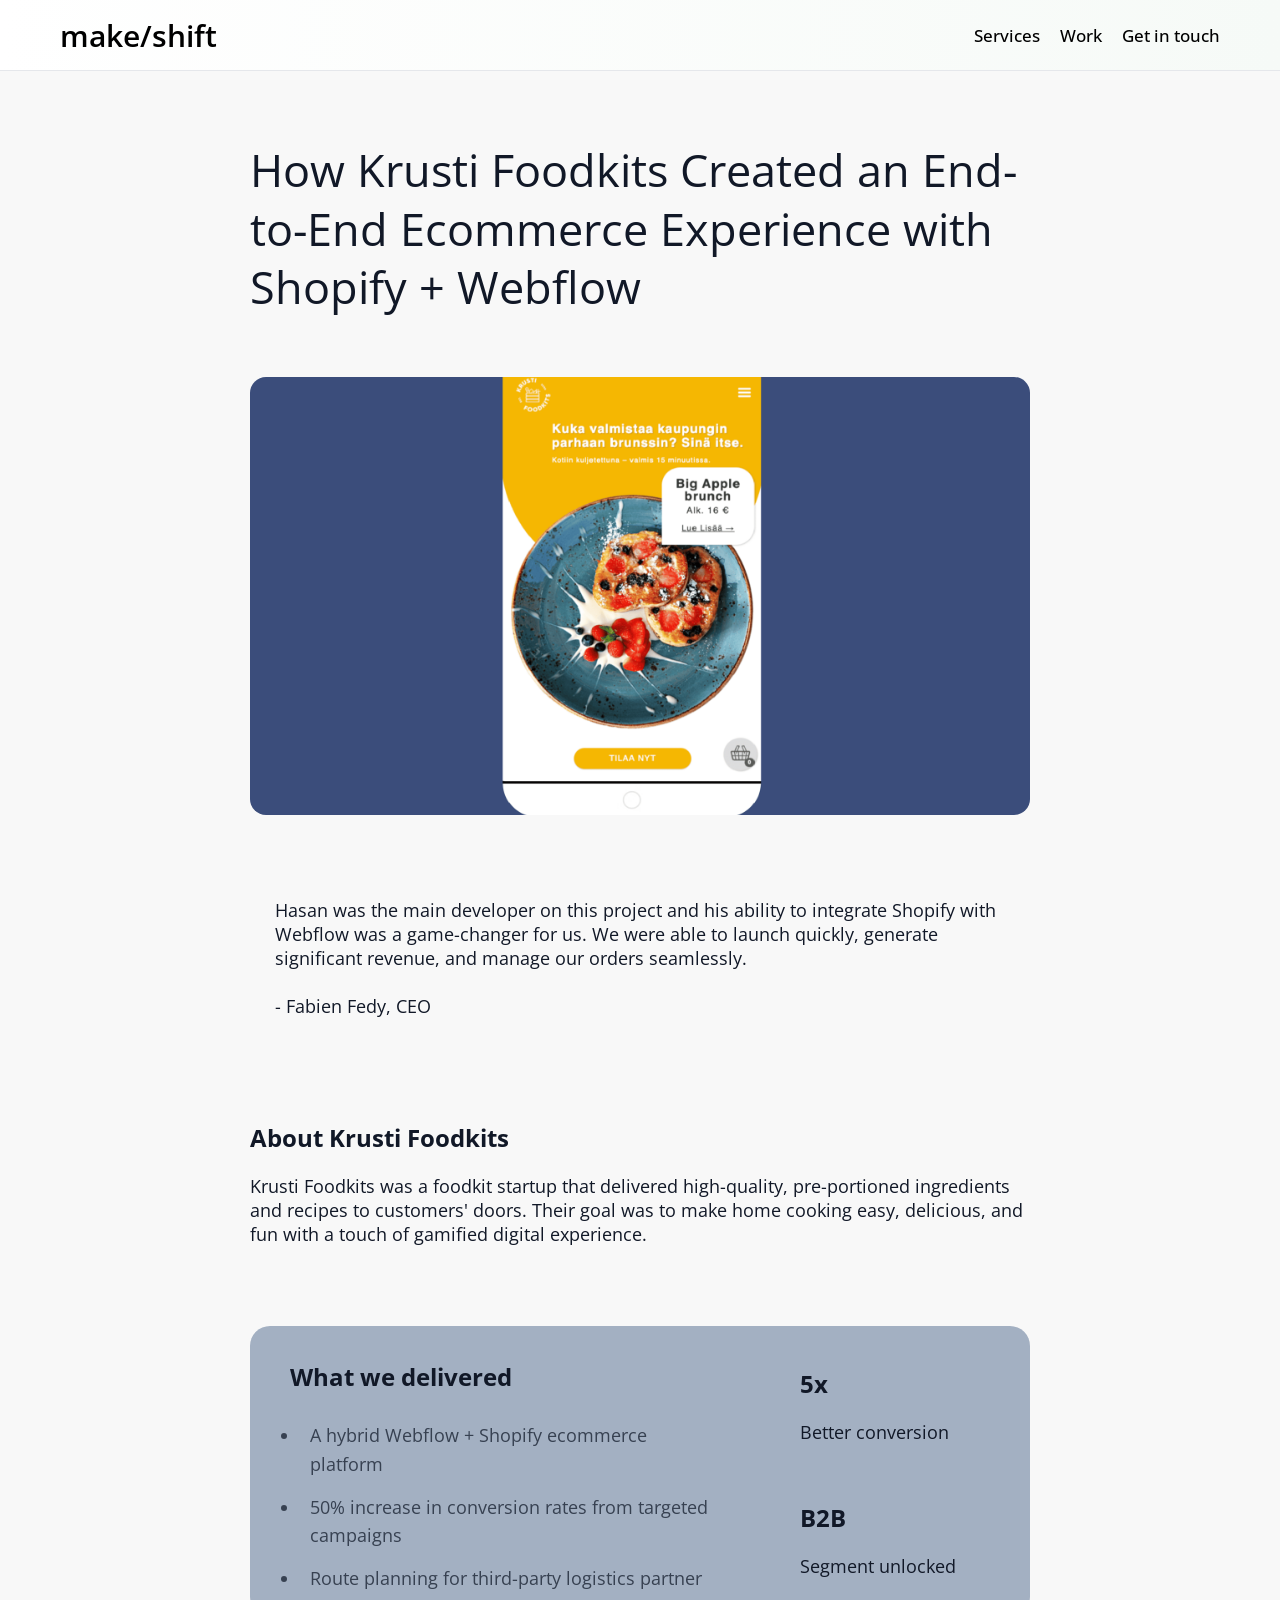
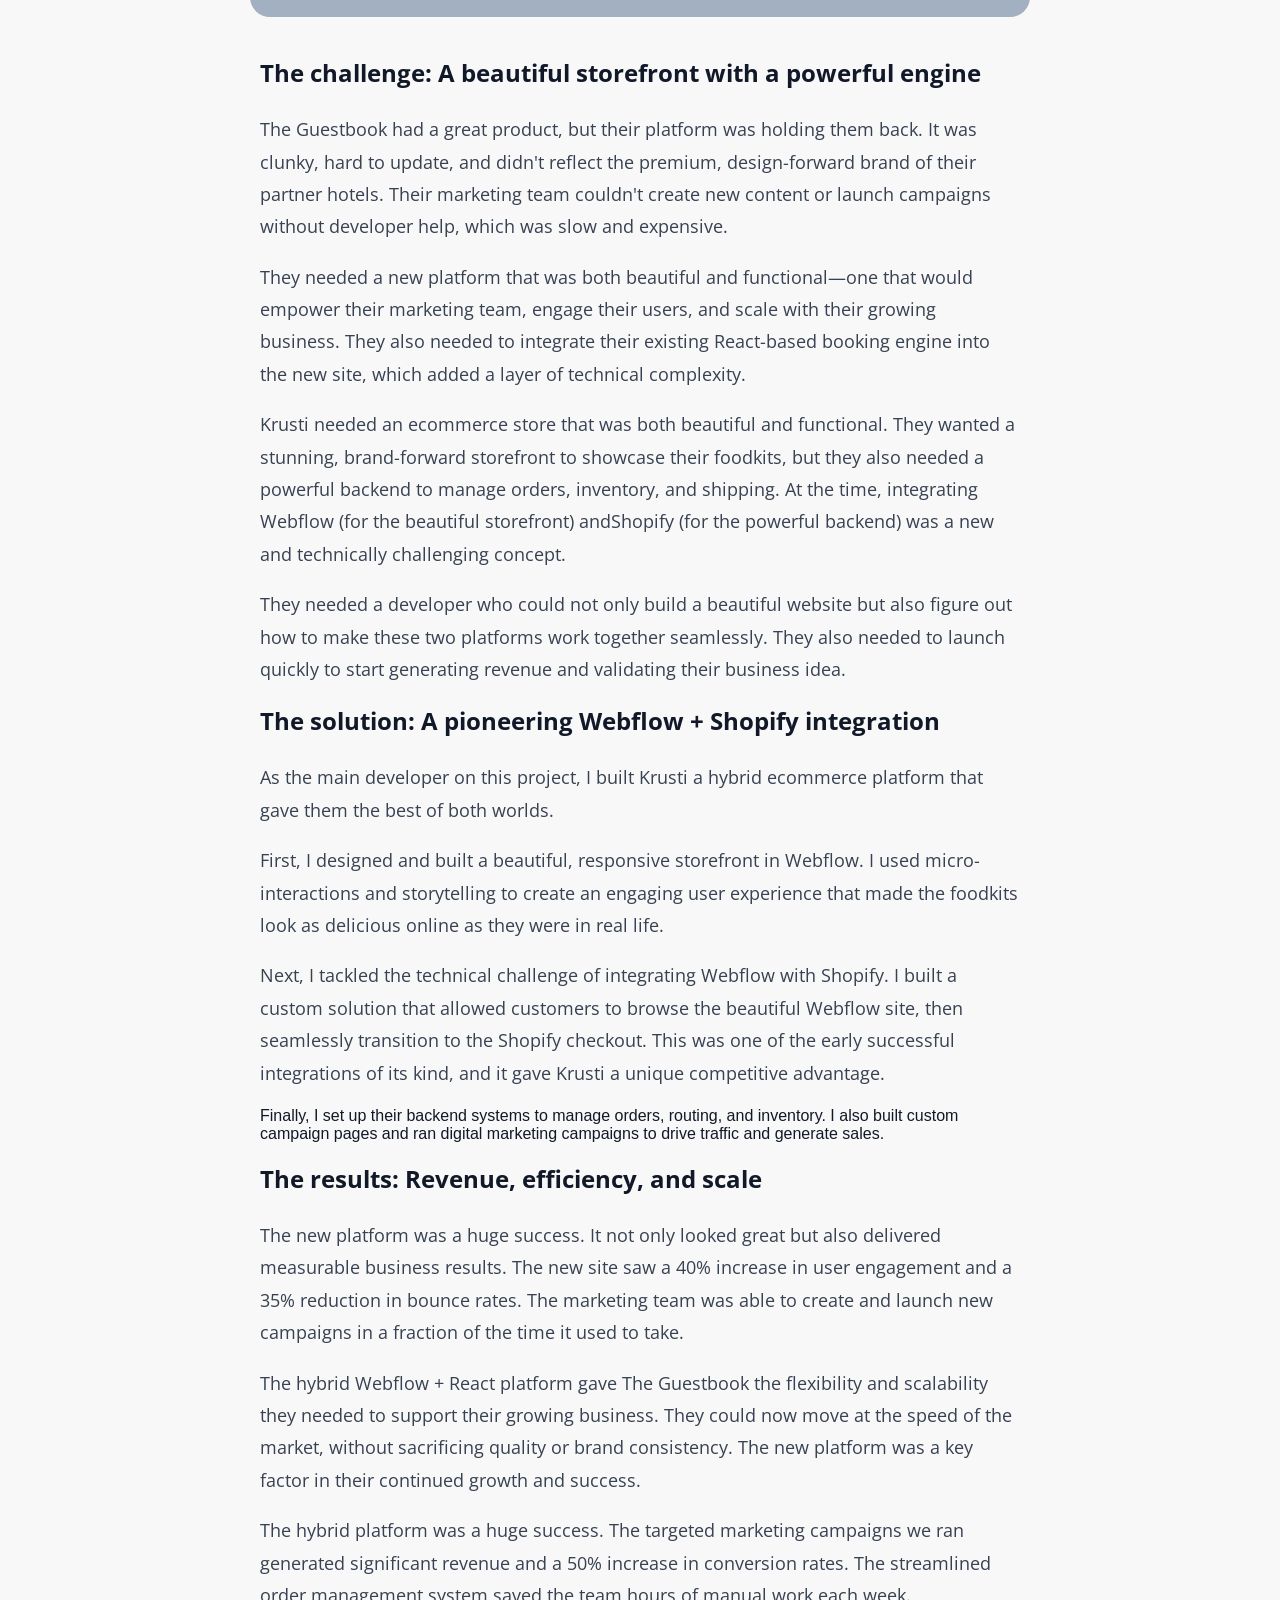
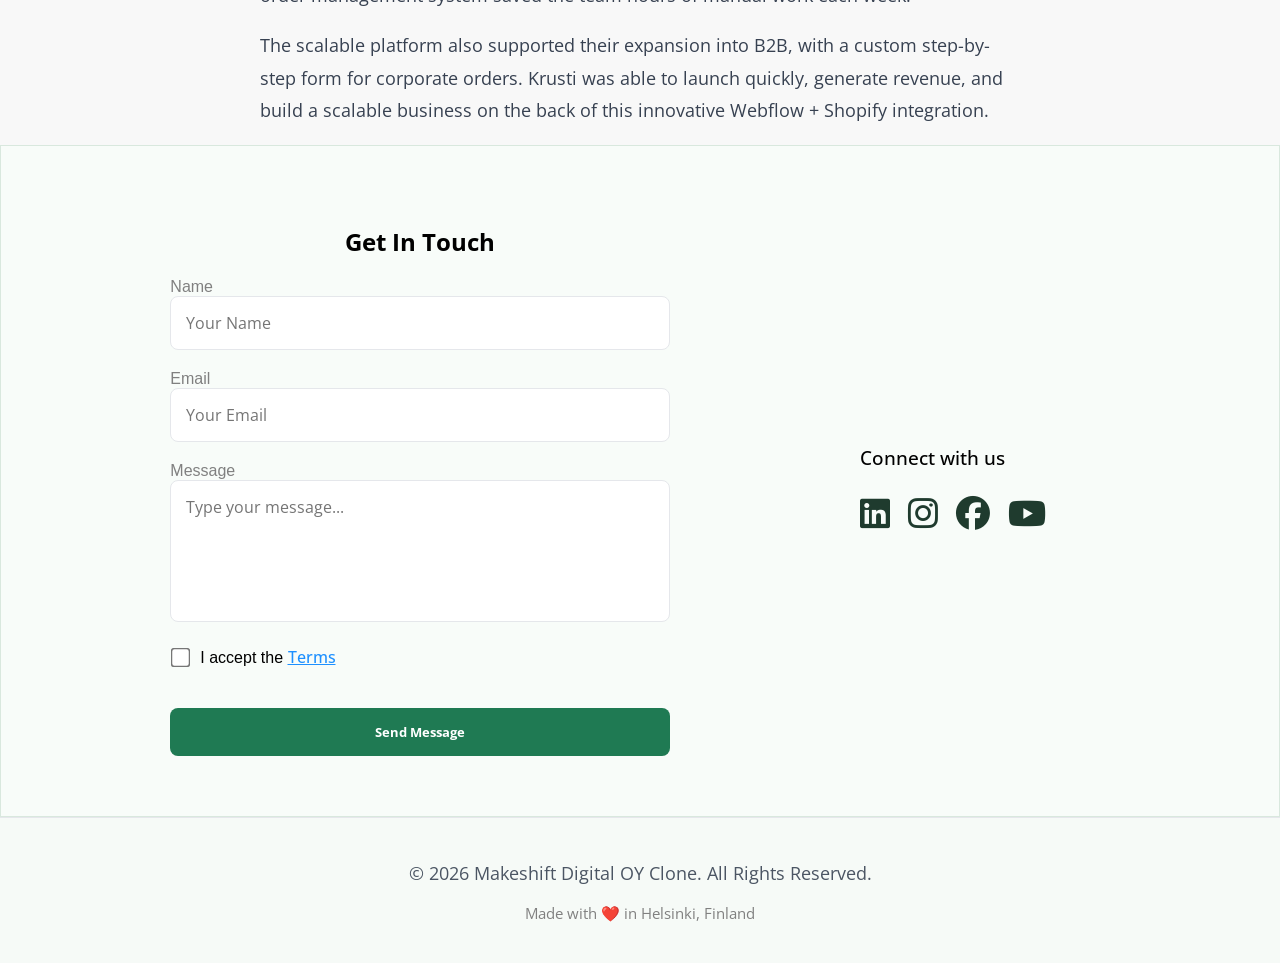
<file: case-krusti.html>
<!DOCTYPE html>
<html lang="en">

<head>
    <meta charset="UTF-8">
    <meta name="viewport" content="width=device-width, initial-scale=1.0">
    <link href="style.css" rel="stylesheet" />
    <link rel="stylesheet" href="https://cdnjs.cloudflare.com/ajax/libs/font-awesome/6.5.2/css/all.min.css">
    <title>Krusti FoodKit Case Study</title>
</head>

<body class="krusti-page">

    <header>

        <div class="page-header">
            <div class="page-header__upper-row">
                <a href="index.html" class="logo">make/shift</a>
                <ul class="page-header__upper-row__contents contents">
                    <li class="contents__content">
                        <a class="contents__content__link" href="#services">
                            Services <!--how we help-->
                        </a>
                    </li>
                    <li class="contents__content">
                        <a class="contents__content__link" href="#clients">
                            Work <!--companies Hasan has worked for-->
                        </a>
                    </li>
                    <li class="contents__content">
                        <a class="contents__content__link" href="#contact">
                            Get in touch
                        </a>
                    </li>

                </ul>


            </div>
        </div>
    </header>

    <section class="krusti-case">
        <h1>How Krusti Foodkits Created an End-to-End Ecommerce Experience with Shopify + Webflow</h1>
        <img class="krusti-case-img" src="logos/krusti-case1.png">
    </section>

    <section class="testimonies">
        <div class="testimony">
            <p>
                Hasan was the main developer on this project and his ability to integrate Shopify with Webflow was a
                game-changer for us. We were able to launch quickly, generate significant revenue, and manage our orders
                seamlessly.
                <br><br>

                - Fabien Fedy, CEO

            </p>
        </div>
    </section>

    <section class="about">
        <div class="about-krusti">
            <h2>About Krusti Foodkits</h2>
            <p>
                Krusti Foodkits was a foodkit startup that delivered high-quality, pre-portioned ingredients and recipes
                to customers' doors. Their goal was to make home cooking easy, delicious, and fun with a touch of
                gamified digital experience.
            </p>
            <div class="krusti-delivery">
                <div class="we-delivered">
                    <h3>What we delivered</h3>
                    <ul>
                        <li>A hybrid Webflow + Shopify ecommerce platform</li>
                        <li>50% increase in conversion rates from targeted campaigns</li>
                        <li>Route planning for third-party logistics partner</li>
                    </ul>

                </div>
                <div class="deliver-right">
                    <div class="stat-box">
                        <h2>5x</h2>
                        <p>Better conversion</p>
                    </div>
                    <div class="stat-box">
                        <h2>B2B</h2>
                        <p>Segment unlocked</p>
                    </div>
                </div>
            </div>
        </div>
    </section>

    <section class="challenges">
        <div class="challenge">
            <h2>The challenge: A beautiful storefront with a powerful engine</h2>
            <p>
                The Guestbook had a great product, but their platform was holding them back. It was clunky, hard to
                update, and didn't reflect the premium, design-forward brand of their partner hotels. Their marketing
                team couldn't create new content or launch campaigns without developer help, which was slow and
                expensive.
            </p>
            <p>
                They needed a new platform that was both beautiful and functional—one that would empower their marketing
                team, engage their users, and scale with their growing business. They also needed to integrate their
                existing React-based booking engine into the new site, which added a layer of technical complexity.
            </p>
            <p>
                Krusti needed an ecommerce store that was both beautiful and functional. They wanted a stunning,
                brand-forward storefront to showcase their foodkits, but they also needed a powerful backend to manage
                orders, inventory, and shipping. At the time, integrating Webflow (for the beautiful storefront)
                andShopify (for the powerful backend) was a new and technically challenging concept.
            </p>
            <p>
                They needed a developer who could not only build a beautiful website but also figure out how to make
                these two platforms work together seamlessly. They also needed to launch quickly to start generating
                revenue and validating their business idea.


            </p>
        </div>
    </section>

    <section class="solutions">
        <div class="solution">
            <h2>The solution: A pioneering Webflow + Shopify integration</h2>
            <p>
                

                As the main developer on this project, I built Krusti a hybrid ecommerce platform that gave them the
                best of both worlds.


            </p>
            <p>
                First, I designed and built a beautiful, responsive storefront in Webflow. I used micro-interactions and
                storytelling to create an engaging user experience that made the foodkits look as delicious online as
                they were in real life.


            </p>
            <p>
                Next, I tackled the technical challenge of integrating Webflow with Shopify. I built a custom solution
                that allowed customers to browse the beautiful Webflow site, then seamlessly transition to the Shopify
                checkout. This was one of the early successful integrations of its kind, and it gave Krusti a unique
                competitive advantage.
            </p>
            Finally, I set up their backend systems to manage orders, routing, and inventory. I also built custom
            campaign pages and ran digital marketing campaigns to drive traffic and generate sales.

            


        </div>
    </section>

    <section class="results">
        <div class="result">
            <h2>The results: Revenue, efficiency, and scale</h2>
            <p>
                The new platform was a huge success. It not only looked great but also delivered measurable business
                results. The new site saw a 40% increase in user engagement and a 35% reduction in bounce rates. The
                marketing team was able to create and launch new campaigns in a fraction of the time it used to take.
            </p>
            <p>
                The hybrid Webflow + React platform gave The Guestbook the flexibility and scalability they needed to
                support their growing business. They could now move at the speed of the market, without sacrificing
                quality or brand consistency. The new platform was a key factor in their continued growth and success.
            </p>
            <p>

                The hybrid platform was a huge success. The targeted marketing campaigns we ran generated significant
                revenue and a 50% increase in conversion rates. The streamlined order management system saved the team
                hours of manual work each week.
            </p>
            <p>

                The scalable platform also supported their expansion into B2B, with a custom step-by-step form for
                corporate orders. Krusti was able to launch quickly, generate revenue, and build a scalable business on
                the back of this innovative Webflow + Shopify integration.
            </p>
        </div>
    </section>

    <section class="contact" id="contact">

        <div class="contact-container">

            <div class="contact-left">

                <h2>Get In Touch</h2>

                <form class="contact-form" action="https://formspree.io/f/xpqnaowg" method="POST" autocomplete="off">
                    <input type="hidden" name="_redirect" value="thank-you.html">

                    <div class="input-group">
                        <label for="name">Name</label>
                        <input type="text" id="name" name="name" placeholder="Your Name" required>
                    </div>

                    <div class="input-group">
                        <label for="email">Email</label>
                        <input type="email" id="email" name="email" placeholder="Your Email" required>
                    </div>

                    <div class="input-group">
                        <label for="message">Message</label>
                        <textarea name="message" id="message" placeholder="Type your message..." rows="5"
                            required></textarea>
                    </div>

                    <div class="checkbox-group">

                        <input type="checkbox" id="terms" required>

                        <label for="terms">
                            I accept the <a href="terms.html" class="terms-text" target="_blank">Terms</a>
                        </label>

                    </div>

                    <button type="submit">Send Message</button>

                </form>

            </div>

            <div class="contact-right">

                <h3>Connect with us</h3>

                <div class="social-links">

                    <div class="linkedin">
                        <a href="https://www.linkedin.com/company/makeshift-oy/"><i
                                class="fa-brands fa-linkedin"></i></a>
                    </div>

                    <div class="instagram">
                        <a href="#"><i class="fa-brands fa-instagram"></i></a>
                    </div>

                    <div class="facebook">
                        <a href="#"><i class="fa-brands fa-facebook"></i></a>
                    </div>

                    <div class="youtube">
                        <a href="#"><i class="fa-brands fa-youtube"></i></a>
                    </div>

                </div>

            </div>

        </div>

    </section>


    <footer class="page-footer">
        <div class="page-footer__first-row">
            <p>© 2026 Makeshift Digital OY Clone. All Rights Reserved.</p>
        </div>
        <div class="page-footer__second-row">
            <p>Made with ❤️ in Helsinki, Finland</p>
        </div>
    </footer>

    <script>

        function toggleCard(el) {
            el.classList.toggle("active");
        }

        const form = document.querySelector(".contact-form");

        form.addEventListener("submit", () => {
            setTimeout(() => form.reset(), 500);
        });

    </script>

</body>

</html>
</file>
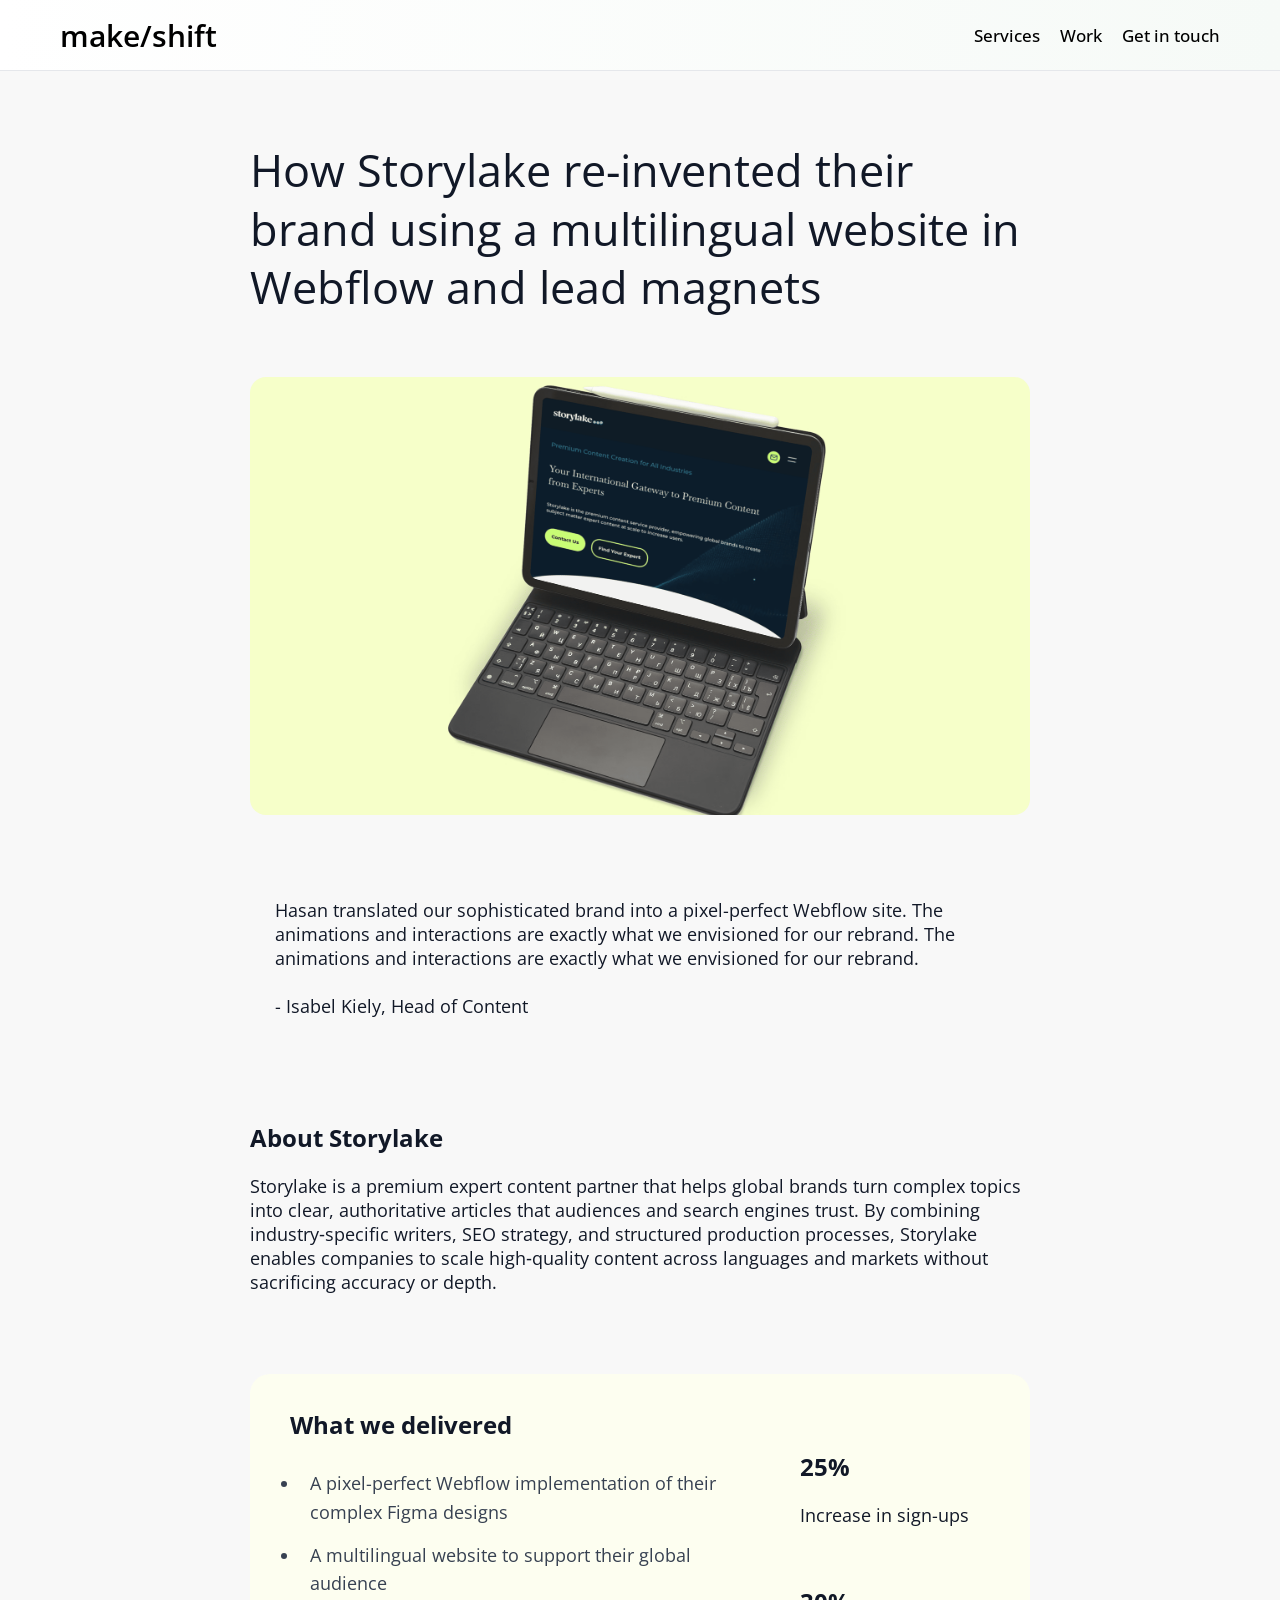
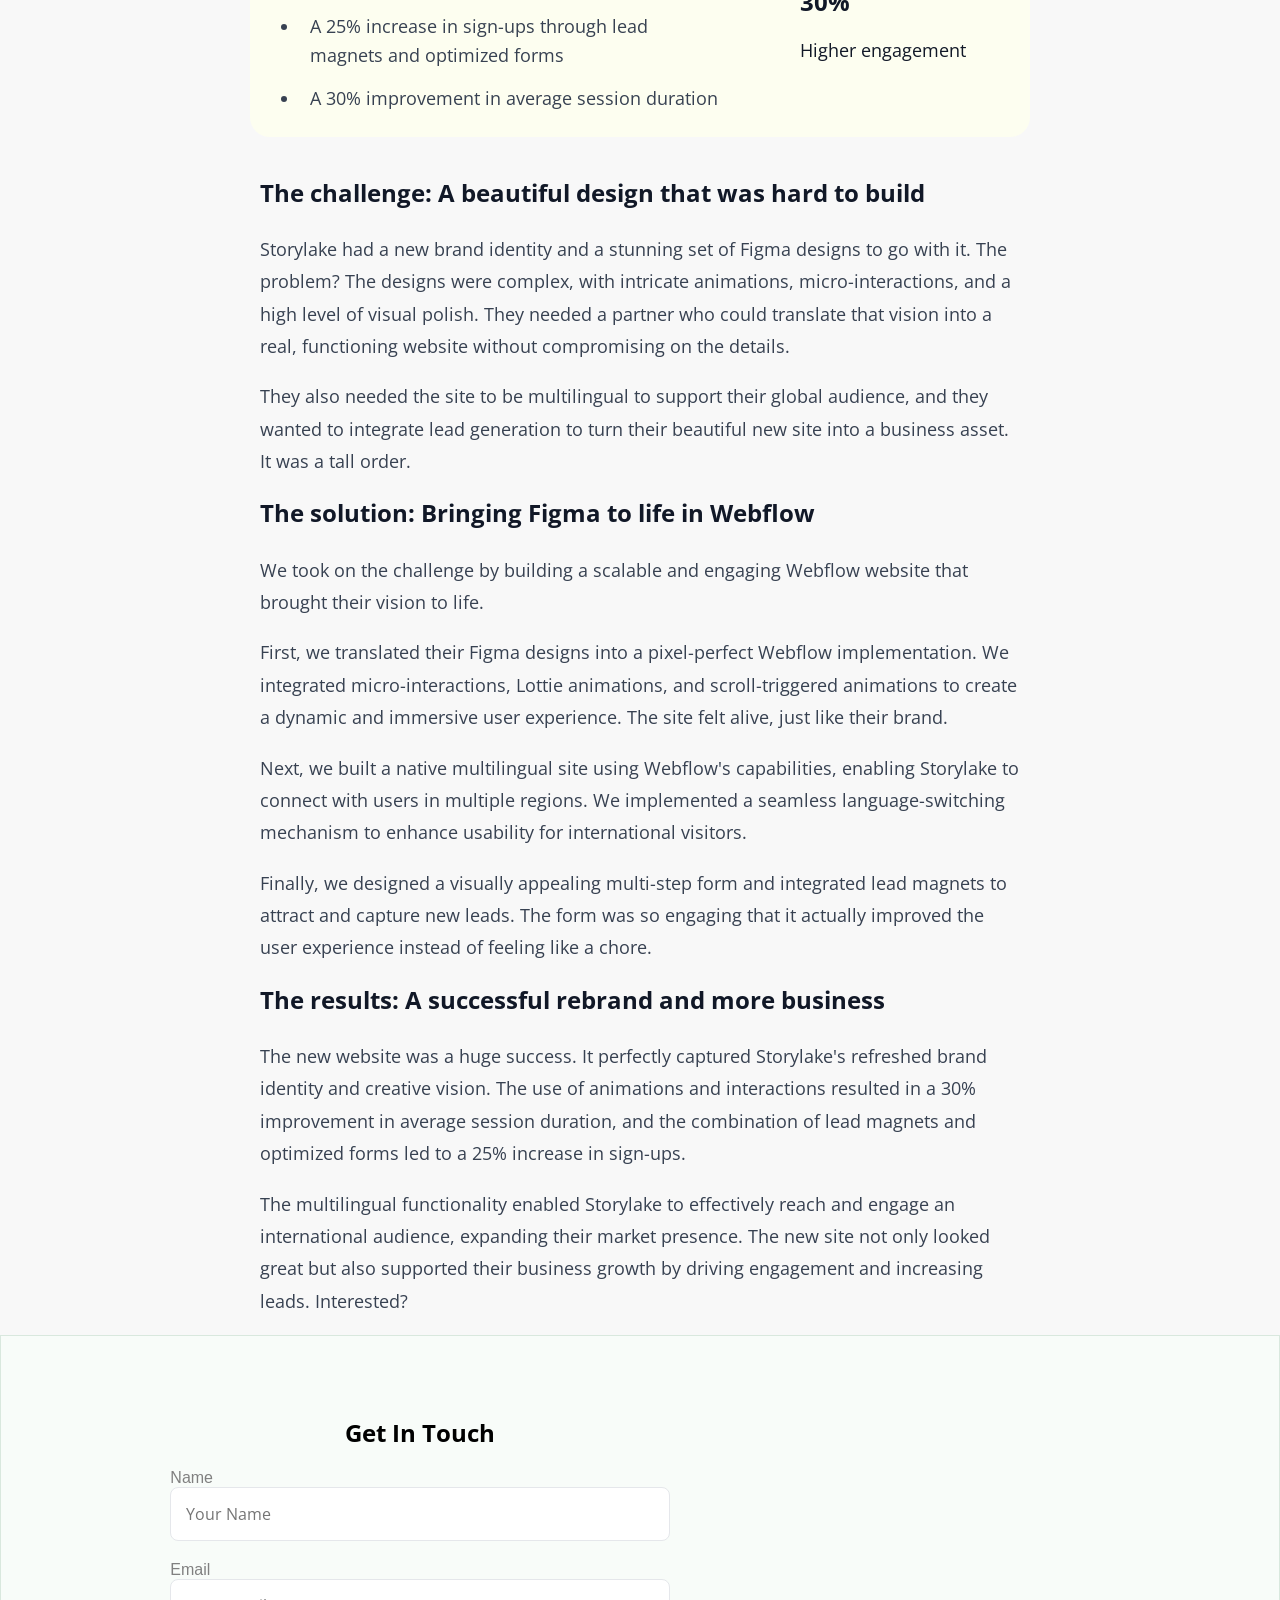
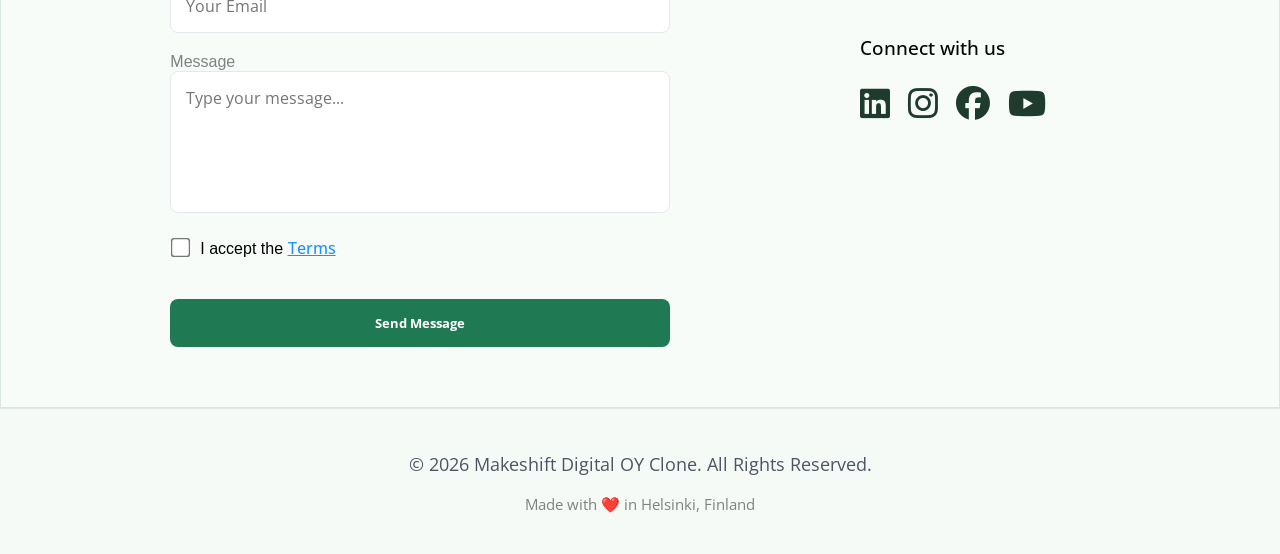
<file: case-story.html>
<!DOCTYPE html>
<html lang="en">

<head>
    <meta charset="UTF-8">
    <meta name="viewport" content="width=device-width, initial-scale=1.0">
    <link href="style.css" rel="stylesheet" />
    <link rel="stylesheet" href="https://cdnjs.cloudflare.com/ajax/libs/font-awesome/6.5.2/css/all.min.css">
    <title>Storylake Case Study</title>
</head>

<body class="storylake-page">

    <header>

        <div class="page-header">
            <div class="page-header__upper-row">
                <a href="index.html" class="logo">make/shift</a>
                <ul class="page-header__upper-row__contents contents">
                    <li class="contents__content">
                        <a class="contents__content__link" href="#services">
                            Services <!--how we help-->
                        </a>
                    </li>
                    <li class="contents__content">
                        <a class="contents__content__link" href="#clients">
                            Work <!--companies Hasan has worked for-->
                        </a>
                    </li>
                    <li class="contents__content">
                        <a class="contents__content__link" href="#contact">
                            Get in touch
                        </a>
                    </li>

                </ul>


            </div>
        </div>
    </header>

    <section class="storylake-case">
        <h1>How Storylake re-invented their brand using a multilingual website in Webflow and lead magnets</h1>
        <img class="storylake-case-img" src="logos/storylake-case1.png">
    </section>

    <section class="testimonies">
        <div class="testimony">
            <p>
                Hasan translated our sophisticated brand into a pixel-perfect Webflow site. The animations and
                interactions are exactly what we envisioned for our rebrand. The animations and interactions are exactly
                what we envisioned for our rebrand.
                <br><br>

                - Isabel Kiely, Head of Content
            </p>
        </div>
    </section>

    <section class="about">
        <div class="about-storylake">
            <h2>About Storylake</h2>
            <p>
                Storylake is a premium expert content partner that helps global brands turn complex topics into clear,
                authoritative articles that audiences and search engines trust. By combining industry‑specific writers,
                SEO strategy, and structured production processes, Storylake enables companies to scale high‑quality
                content across languages and markets without sacrificing accuracy or depth.
            </p>
            <div class="storylake-delivery">
                <div class="we-delivered">
                    <h3>What we delivered</h3>
                    <ul>
                        <li>A pixel-perfect Webflow implementation of their complex Figma designs</li>
                        <li>A multilingual website to support their global audience</li>
                        <li>A 25% increase in sign-ups through lead magnets and optimized forms</li>
                        <li>A 30% improvement in average session duration</li>
                    </ul>
                </div>

                <div class="deliver-right">
                    <div class="stat-box">
                        <h2>25%</h2>
                        <p>Increase in sign-ups</p>
                    </div>
                    <div class="stat-box">
                        <h2>30%</h2>
                        <p>Higher engagement</p>
                    </div>
                </div>
            </div>
        </div>
    </section>

    <section class="challenges">
        <div class="challenge">
            <h2>The challenge: A beautiful design that was hard to build</h2>
            <p>
                Storylake had a new brand identity and a stunning set of Figma designs to go with it. The problem? The
                designs were complex, with intricate animations, micro-interactions, and a high level of visual polish.
                They needed a partner who could translate that vision into a real, functioning website without
                compromising on the details.
            </p>
            <p>


                They also needed the site to be multilingual to support their global audience, and they wanted to
                integrate lead generation to turn their beautiful new site into a business asset. It was a tall order.
            </p>
        </div>
    </section>

    <section class="solutions">
        <div class="solution">
            <h2>

                The solution: Bringing Figma to life in Webflow
            </h2>
            <p>
                We took on the challenge by building a scalable and engaging Webflow website that brought their vision
                to life.
            </p>
            <p>


                First, we translated their Figma designs into a pixel-perfect Webflow implementation. We integrated
                micro-interactions, Lottie animations, and scroll-triggered animations to create a dynamic and immersive
                user experience. The site felt alive, just like their brand.


            </p>
            <p>
                Next, we built a native multilingual site using Webflow's capabilities, enabling Storylake to connect
                with users in multiple regions. We implemented a seamless language-switching mechanism to enhance
                usability for international visitors.
            </p>
            <p>
                Finally, we designed a visually appealing multi-step form and integrated lead magnets to attract and
                capture new leads. The form was so engaging that it actually improved the user experience instead of
                feeling like a chore.
            </p>
        </div>
    </section>

    <section class="results">
        <div class="result">
            <h2>The results: A successful rebrand and more business</h2>
            <p>
                The new website was a huge success. It perfectly captured Storylake's refreshed brand identity and
                creative vision. The use of animations and interactions resulted in a 30% improvement in average session
                duration, and the combination of lead magnets and optimized forms led to a 25% increase in sign-ups.
            </p>
            <p>
                The multilingual functionality enabled Storylake to effectively reach and engage an international
                audience, expanding their market presence. The new site not only looked great but also supported their
                business growth by driving engagement and increasing leads.

                Interested?
            </p>
        </div>
    </section>

    <section class="contact" id="contact">

        <div class="contact-container">

            <div class="contact-left">

                <h2>Get In Touch</h2>

                <form class="contact-form" action="https://formspree.io/f/xpqnaowg" method="POST" autocomplete="off">
                    <input type="hidden" name="_redirect" value="thank-you.html">

                    <div class="input-group">
                        <label for="name">Name</label>
                        <input type="text" id="name" name="name" placeholder="Your Name" required>
                    </div>

                    <div class="input-group">
                        <label for="email">Email</label>
                        <input type="email" id="email" name="email" placeholder="Your Email" required>
                    </div>

                    <div class="input-group">
                        <label for="message">Message</label>
                        <textarea name="message" id="message" placeholder="Type your message..." rows="5"
                            required></textarea>
                    </div>

                    <div class="checkbox-group">

                        <input type="checkbox" id="terms" required>

                        <label for="terms">
                            I accept the <a href="terms.html" class="terms-text" target="_blank">Terms</a>
                        </label>

                    </div>

                    <button type="submit">Send Message</button>

                </form>

            </div>

            <div class="contact-right">

                <h3>Connect with us</h3>

                <div class="social-links">

                    <div class="linkedin">
                        <a href="https://www.linkedin.com/company/makeshift-oy/"><i
                                class="fa-brands fa-linkedin"></i></a>
                    </div>

                    <div class="instagram">
                        <a href="#"><i class="fa-brands fa-instagram"></i></a>
                    </div>

                    <div class="facebook">
                        <a href="#"><i class="fa-brands fa-facebook"></i></a>
                    </div>

                    <div class="youtube">
                        <a href="#"><i class="fa-brands fa-youtube"></i></a>
                    </div>

                </div>

            </div>

        </div>

    </section>


    <footer class="page-footer">
        <div class="page-footer__first-row">
            <p>© 2026 Makeshift Digital OY Clone. All Rights Reserved.</p>
        </div>
        <div class="page-footer__second-row">
            <p>Made with ❤️ in Helsinki, Finland</p>
        </div>
    </footer>

    <script>

        function toggleCard(el) {
            el.classList.toggle("active");
        }

        const form = document.querySelector(".contact-form");

        form.addEventListener("submit", () => {
            setTimeout(() => form.reset(), 500);
        });

    </script>

</body>

</html>
</file>
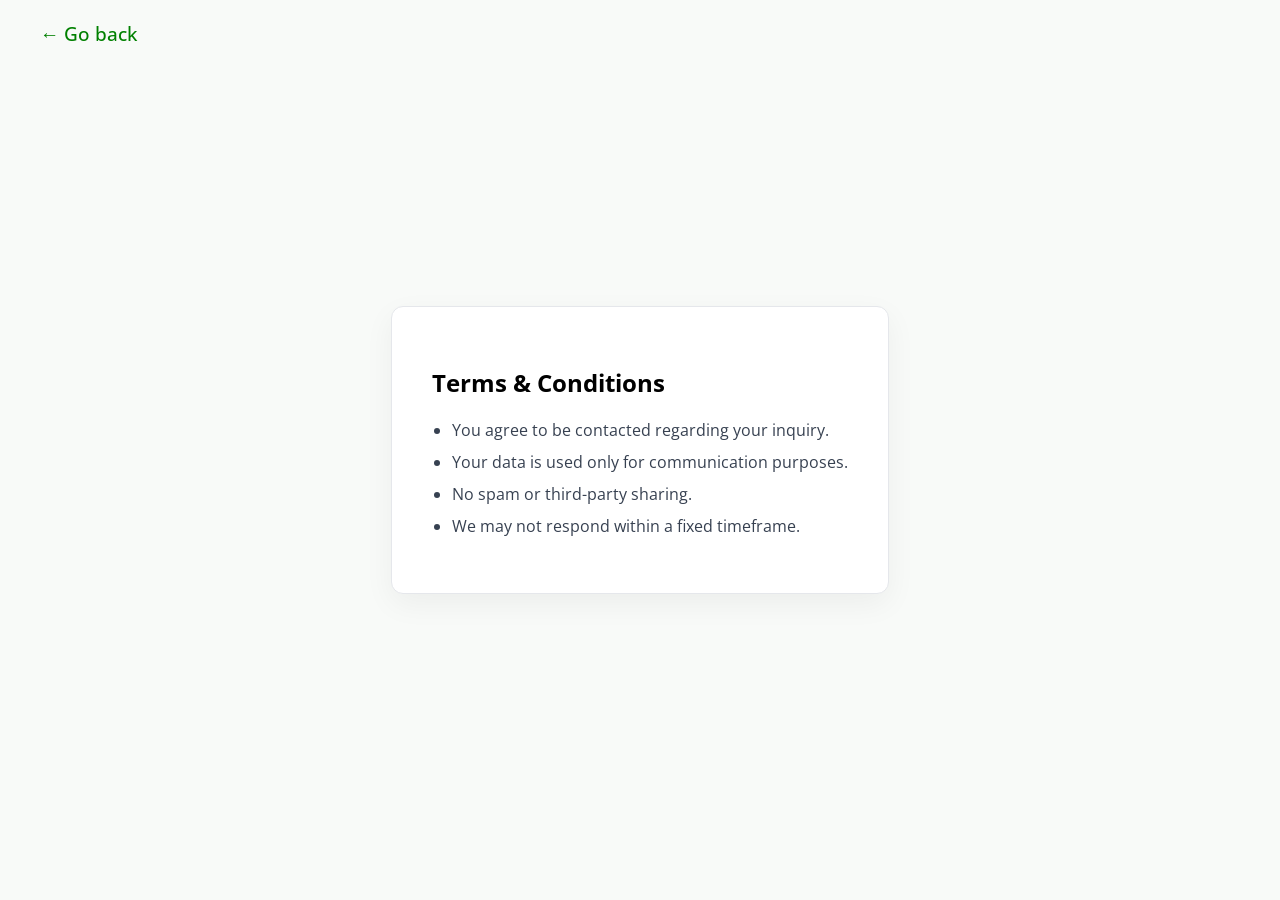
<file: terms.html>
<!DOCTYPE html>
<html>

<head>
    <meta name="viewport" content="width=device-width, initial-scale=1" />
    <link href="index.html" rel="stylesheet" />
    <link href="style.css" rel="stylesheet" />
    <title>Terms & Conditions</title>
</head>

<body>

<body>

<div class="terms-page">

    <a href="index.html" class="back-link">← Go back</a>

    <section class="terms-section">
        <h2>Terms & Conditions</h2>

        <ul>
            <li>You agree to be contacted regarding your inquiry.</li>
            <li>Your data is used only for communication purposes.</li>
            <li>No spam or third-party sharing.</li>
            <li>We may not respond within a fixed timeframe.</li>
        </ul>

    </section>

</div>

</body>

</body>

</html>
</file>
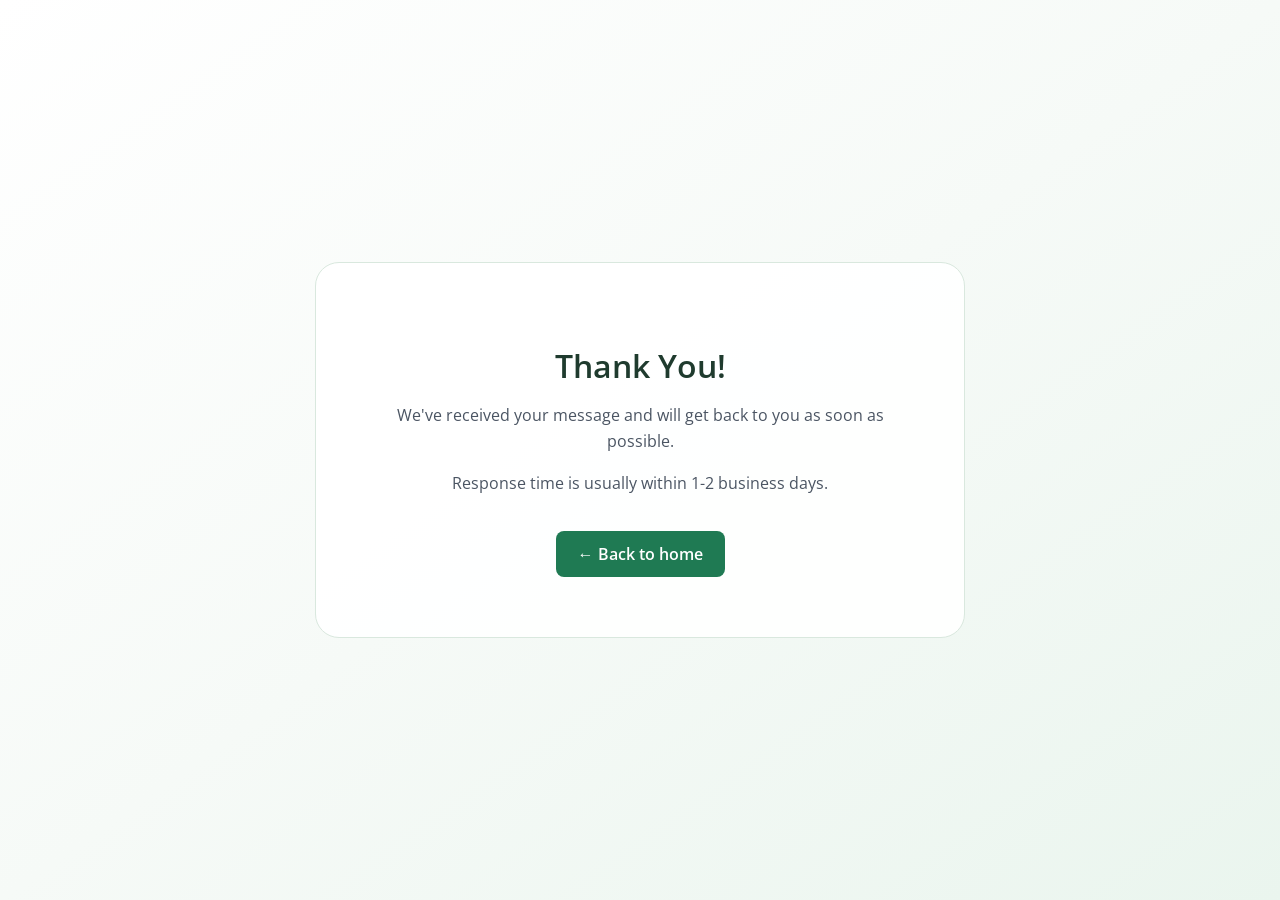
<file: thank-you.html>
<!DOCTYPE html>
<html>

<head>
    <meta name="viewport" content="width=device-width, initial-scale=1" />
    <link href="style.css" rel="stylesheet" />
    <title>Thank You</title>
</head>

<body class="thank-you-page">
    <div class="thank-you-card">
        <h1>Thank You!</h1>
        <p>
            We've received your message and will get back to you as soon as possible.
        </p>
        <p>
            Response time is usually within 1-2 business days.
        </p>

        <a href="index.html" class="back-home">
            ← Back to home
        </a>


    </div>
</body>

</html>
</file>
<file: style.css>
@font-face {
    /*we use it when we have a font file saved in our folder, without it browser use default font*/
    font-family: "Open Sans";
    src: url("OpenSans-VariableFont_wdth,wght.ttf");
    /*font file location*/
    /*ttf is truetype font,one of the font file format*/
    font-weight: 100 900;
    font-style: normal;
}

* {
    box-sizing: border-box;
}

html {
    scroll-behavior: smooth;
}

html,
body {
    font-family: "Open Sans", sans-serif;
    margin: 0;
    padding: 0;
}

a:any-link {
    text-decoration: none;
    color: black;
}

button,
input,
textarea,
h1,
h2,
h3,
h4,
p,
a,
li {
    font-family: "Open Sans", sans-serif;
}

.page {
    background: white;
}



.logo {
    /*company name logo*/
    font-weight: 600;
    font-size: 30px;
    align-items: center;
}

.logo-img {
    /*right now not needed*/
    max-width: 100px;
    height: auto;
    object-fit: contain;
}

img {
    /*all img*/
    max-width: 100%;
    display: block;
}

.page-header {
    display: flex;
    flex-direction: row;
    justify-content: space-between;
    margin: 0;
    padding: 0;
    background: linear-gradient(to right, #FFFFFF, #F6FAF7);
    border-bottom: 1px solid #E5E7EB;
}

.page-header__upper-row {
    display: flex;
    flex-direction: row;
    justify-content: space-between;
    align-items: center;
    height: 70px;
    width: 100%;
    margin: 0 auto;
    padding: 0 60px;
    padding-top: 0;
    padding-bottom: 0;
    background: transparent;
    color: #111827;

}

.contents {
    /*header contents*/
    display: flex;
    list-style: none;
    gap: 20px;
    margin-left: auto;
    padding: 0;
    font-size: 17px;

}

.contents__content {}

.contents__content__link {
    /*header contents*/
    color: #1F3B2E;
    font-weight: 500;
}

.contents__content__link:hover {
    /*header contents*/
    color: #4F8A6B;
    text-decoration: underline;
}

.hero {
    /*b2b heading and text section*/
    display: flex;
    justify-content: space-between;
    align-items: center;
    text-align: left;
    gap: 60px;
    padding: 120px 60px 120px;
    margin: auto;
    min-height: 90px;
    background: linear-gradient(to right, #FFFFFF, #F6FAF7);

}

.hero h1 {
    /*b2b heading*/
    margin: 0;
    font-size: 48px;
    font-weight: 500;
    line-height: 1.5;
    margin-bottom: 20px;
}

.hero p {
    /* text below b2b heading*/
    margin-bottom: 16px;
    line-height: 1.6;
    font-size: 18px;
}

.hero__first-row {
    display: flex;
    flex-direction: column;
    justify-content: center;
    align-items: flex-start;
    background-color: transparent;
    width: 100%;
    max-width: 650px;
    flex: 1;

}

.hero-logo {
    display: flex;
    background-color: transparent;
    flex: 1;
    justify-content: center;
    align-items: center;
}

lottie-player {
    /*targets lottie logo, controls logo style*/
    background: transparent;
    height: 300px;
    width: 300px;
}

.see-work {
    /*see work section*/
    padding: 50px 60px;
    background: #fff;
    overflow: hidden;
    background: transparent;
}

.see-work h2 {
    /*see work heading*/
    font-size: 26px;
    font-weight: 600;
    margin-bottom: 20px;
    color: #006aff;
    display: inline-block;
    cursor: pointer;
}

.see-work h2:hover {
    /*see work heading hover*/
    color: blue;
    text-decoration: underline;
}

.work-grid {
    /*see work section layout container*/
    display: grid;
    grid-template-columns: repeat(6, 1fr);
    gap: 30px;
    max-width: 1200px;
    margin: 0;
}

.work-card {
    /*see work individual logo box*/
    display: flex;
    justify-content: flex-start;
    align-items: center;
    padding-top: 20px;
}

.work-card img {
    /*see work logo img*/
    width: 60%;
    height: 60%;
    object-fit: contain;
}

.work-card:hover {
    /*see work logo hover*/
    transform: translateY(-6px);
    transition: transform 0.3s ease;
}

.kone-case {}

.kone-page {
    background: #F8F8F8;
    color: #111827;
    font-family: sans-serif;
}

.kone-page p {
    /*kone page all paragraph text*/
    font-size: large;
}

.kone-case h1 {
    /*kone page heading*/
    font-weight: 400;
    font-size: 45px;
    margin-top: 50px;
    margin-bottom: 60px;
    line-height: 1.3;
}

.kone-case h2 {
    /*kone page other headings*/
    font-size: bold;
    font-weight: 500;
}


.kone-case,
.testimonies,
.about,
.details,
.optimized,
.Content,
.scaling {
    max-width: 900px;
    margin: 0 auto;
    padding: 20px 60px;
}

.kone-case-img,
.guestbook-case-img,
.arkken-case-img,
.storylake-case-img,
.krusti-case-img {
    width: 100%;
    aspect-ratio: 16/9;
    object-fit: cover;
    border-radius: 16px;
}

.testimony {
    background: -o-linear-gradient();
    padding: 25px;
    border-radius: 20px;
}

.testimony i {
    font-size: 20px;
    line-height: 1.2;
    display: block;
    color: #1F2937;
}

.kone-delivery {
    display: flex;
    flex-direction: row;
    justify-content: center;
    align-items: center;
    gap: 80px;
    margin-top: 80px;
    border-radius: 20px;
    padding: 10px;
    background-color: #F0F2E8;
}

.we-delivered h3 {
    font-size: 24px;
    font-weight: bold;
    -webkit-font-smoothing: antialiased;
    margin-bottom: 28px;
    padding-left: 10px;
}

.we-delivered {
    flex: 2;
    -webkit-font-smoothing: antialiased;
    padding-left: 20px;
    box-sizing: border-box;
}

.we-delivered ul {
    padding-left: 20px;
    margin: 0;
}

.we-delivered li {
    margin-bottom: 14px;
    font-size: 18px;
    line-height: 1.6;
    color: #374151;
    padding-left: 10px;
}


.deliver-right {
    flex: 1;
    display: flex;
    flex-direction: column;
    gap: 20px;
}

.challenge,
.solution,
.result {
    max-width: 800px;
    margin: 0 auto;
    padding: 0 20px;
}

.challenge p,
.solution p,
.result p {
    line-height: 1.8;
    font-size: 18px;
    color: #374151;
}

.challenge h2,
.solution h2,
.result h2 {
    margin-bottom: 25px;
    line-height: 1.3;
}

.guestbook-page {
    background: #F8F8F8;
    color: #111827;
    font-family: sans-serif;
}

.guestbook-page p {
    font-size: large;
}

.guestbook-case h1 {
    font-weight: 400;
    font-size: 45px;
    margin-top: 50px;
    margin-bottom: 80px;
    line-height: 1.3;
    align-items: center;
    display: flex;
    flex-direction: row;
}

.guestbook-case h2 {
    font-size: bold;
    font-weight: 500;
}

.guestbook-case,
.testimonies,
.about,
.details,
.optimized,
.Content,
.scaling {
    max-width: 900px;
    margin: 0 auto;
    padding: 20px 60px;
}

.guestbook-delivery {
    display: flex;
    flex-direction: row;
    justify-content: center;
    align-items: center;
    gap: 80px;
    margin-top: 80px;
    border-radius: 20px;
    padding: 10px;
    background-color: #e2e2e2;
}

.arkken-page {
    background: #F8F8F8;
    color: #111827;
    font-family: sans-serif;
}

.arkken-page p {
    font-size: large;
}

.arkken-case h1 {
    font-weight: 400;
    font-size: 45px;
    margin-top: 50px;
    margin-bottom: 60px;
    line-height: 1.3;
    align-items: center;
    display: flex;
    flex-direction: row;
}

.arkken-case h2 {
    font-size: bold;
    font-weight: 500;
}

.arkken-case,
.testimonies,
.about,
.details,
.optimized,
.Content,
.scaling {
    max-width: 900px;
    margin: 0 auto;
    padding: 20px 60px;
}

.arkken-delivery {
    display: flex;
    flex-direction: row;
    justify-content: center;
    align-items: center;
    gap: 80px;
    margin-top: 80px;
    border-radius: 20px;
    padding: 10px;
    background-color: #F6EEE9;
}


.storylake-page {
    background: #F8F8F8;
    color: #111827;
    font-family: sans-serif;
}

.storylake-page p {
    font-size: large;
}

.storylake-case h1 {
    font-weight: 400;
    font-size: 45px;
    margin-top: 50px;
    margin-bottom: 60px;
    line-height: 1.3;
    align-items: center;
    display: flex;
    flex-direction: row;
}

.storylake-case h2 {
    font-size: bold;
    font-weight: 500;
}

.storylake-case,
.testimonies,
.about,
.details,
.optimized,
.Content,
.scaling {
    max-width: 900px;
    margin: 0 auto;
    padding: 20px 60px;
}

.storylake-delivery {
    display: flex;
    flex-direction: row;
    justify-content: center;
    align-items: center;
    gap: 80px;
    margin-top: 80px;
    border-radius: 20px;
    padding: 10px;
    background-color: #FDFEF0;
}

.krusti-page {
    background: #F8F8F8;
    color: #111827;
    font-family: sans-serif;
}

.krusti-page p {
    font-size: large;
}

.krusti-case h1 {
    font-weight: 400;
    font-size: 45px;
    margin-top: 50px;
    margin-bottom: 60px;
    line-height: 1.3;
    align-items: center;
    display: flex;
    flex-direction: row;
}

.krusti-case h2 {
    font-size: bold;
    font-weight: 500;
}

.krusti-case,
.testimonies,
.about,
.details,
.optimized,
.Content,
.scaling {
    max-width: 900px;
    margin: 0 auto;
    padding: 20px 60px;
}

.krusti-delivery {
    display: flex;
    flex-direction: row;
    justify-content: center;
    align-items: center;
    gap: 80px;
    margin-top: 80px;
    border-radius: 20px;
    padding: 10px;
    background-color: #A3B0C2;
}



.clients {
    /*our clients section*/
    padding: 80px 0;
    background: #FFFFFF;
    border-top: 1px solid #F0F2F3;
    overflow: hidden;
}

.clients h2 {
    /*our clients heading*/
    text-align: left;
    margin-bottom: 40px;
    padding: 25px 0;
    padding-left: 40px;
    font-size: 2rem;
    font-weight: 600;
    color: #1F3B2E;
    position: relative;
    transform: rotate(0);

}

.client-container {
    /*our clients section container*/
    max-width: 1100px;
    margin: 0 auto;
    padding: 0 30px;
}

.client-card {
    /*case study links*/
    display: flex;
    justify-content: space-between;
    align-items: center;
    padding: 40px;
    border-bottom: 1px solid #E5E7EB;
    text-decoration: none;
    color: white;
    background: white;
}

.client-card:hover {
    text-decoration: underline;
    color: #4F8A6B;
    ;
}

.client-card:hover img {
    transform: none;
}

.client-text h3 {
    /*case study link headings*/
    font-size: 30px;
    font-weight: 400;
    width: 80%;
    line-height: 1.4;
}


.client-logo img {
    /*case study logo*/
    width: 100%;
    height: auto;
}

h3 {
    font-weight: 500;
}

.kone-box {
    /*kone main page case study row with logo and text*/
    display: flex;
    flex-direction: row;
    justify-content: space-between;
    align-items: center;
    padding: 25px 0;
    border-bottom: 1px solid #D9E8DE;

}

.kone-text {
    /*kone main page case study row text*/
    width: 100%;
    text-align: left;
    color: #1F3B2E;
    font-weight: 300;

}

.kone-logo {
    /*kone main page case study row logo*/
    height: 100px;
    width: auto;
    display: flex;
    flex-direction: row;

}

.guest-box {
    /*guestbook main page case study row with logo and text*/
    display: flex;
    flex-direction: row;
    justify-content: space-between;
    align-items: center;
    padding: 25px 0;
    border-bottom: 1px solid #D9E8DE;


}

.guest-text {
    /*guestbook main page case study row text*/
    width: 65%;
    text-align: left;
    color: #1F3B2E;
    font-weight: 300;
}

.guest-logo {
    /*guestbook main page case study row logo*/
    height: 150px;
    width: auto;
    display: flex;
    flex-direction: row;

}

.arkken-box {
    /*arkken main page case study row*/
    display: flex;
    flex-direction: row;
    justify-content: space-between;
    align-items: center;
    padding: 25px 0;
    border-bottom: 1px solid #D9E8DE;


}

.arkken-text {
    /*arkken main page case study row text*/
    width: 65%;
    text-align: left;
    color: #1F3B2E;
    font-weight: 300;
}

.arkken-logo {
    /*arkken main page case study row logo*/
    height: 50px;
    width: auto;
    display: flex;
    flex-direction: row;


}

.story-box {
    /*storylake main page case study row with text and logo*/
    display: flex;
    flex-direction: row;
    justify-content: space-between;
    align-items: center;
    padding: 25px 0;
    border-bottom: 1px solid #D9E8DE;


}

.storylake-text {
    /*storylake main page case study row text*/
    width: 65%;
    text-align: left;
    color: #1F3B2E;
    font-weight: 300;
}

.storylake-logo {
    /*storylake main page case study row logo*/
    height: 150px;
    width: auto;
    display: flex;
    flex-direction: row;


}

.krusti-box {
    /*main page krusti case study row with krusti logo*/
    display: flex;
    flex-direction: row;
    justify-content: space-between;
    align-items: center;
    padding: 25px 0;
    border-bottom: 1px solid #D9E8DE;


}

.krusti-text {
    /*krusti main page case study row text*/
    width: 65%;
    text-align: left;
    color: #1F3B2E;
    font-weight: 300;
}

.krusti-logo {
    /*krusti main page case study logo*/
    height: 180px;
    width: auto;
    display: flex;
    flex-direction: row;


}

.services {
    /*how we help section*/
    padding: 80px 60px;
    background-color: #F8FAF8;
    color: #111827;
    text-align: left;

}

.our-services {
    /*how we help*/
    display: flex;
    flex-direction: column;
    align-items: center;

}

.our-services h2 {
    /*how we help heading*/
    font-weight: 600;
}

.services-grid {
    /*how we help grid section*/
    display: grid;
    grid-template-columns: repeat(3, 1fr);
    gap: 45px;
    box-sizing: border-box;
    margin: 0;
    padding: 0;
    align-items: stretch;
}

.service-card {
    /*toggle card*/
    display: flex;
    flex-direction: column;
    justify-content: flex-start;
    background: white;
    border: 1px solid #E5E7EB;
    padding: 18px;
    min-height: 220px;
    border-radius: 12px;
    cursor: pointer;
    transition: all 0.3s ease;
}

.service-card ul {
    /*toggle card*/
    list-style: none;
    padding: 0;
    margin-top: 15px;
    text-align: left;
}

.service-card li {
    /*toggle card list elements*/
    margin-bottom: 8px;
    color: #374151;
    font-size: 14px;
    line-height: 1.4;
}

.service-card li::before {
    content: "→";
    margin-right: 8px;
    color: #1F7A53;
}

.service-card.active {
    transform: translateY(-8px);
    box-shadow: 0 12px 24px rgba(0, 0, 0, 0.08);
    background: #EAF5EE;
    border: 1px solid #1f7a53;
}

.service-card:hover {
    /*toggle card hover*/
    transform: translateY(-12px);
    transition: transform 0.3s ease;
}

.contact {
    /*contact whole section*/
    padding: 60px;
    text-align: center;
    background: #F8FCF9;
    border: 1px solid #D9E8DE;
    color: black;
}

.contact-container {
    /*contact section*/
    display: flex;
    flex-direction: row;
    justify-content: space-between;
    align-items: center;
    gap: 80px;
}

.contact-left {
    /*form*/
    flex: 2;
}

.contact-right {
    /*social side*/
    flex: 1;
    text-align: left;
}

.social-links {
    display: flex;
    flex-direction: row;
    gap: 18px;
    margin-top: 20px;
}

.social-links a {
    color: #1F3B2E;
    font-size: 34px;
    text-decoration: none;
    transition: 0.3s;
}

.social-links a:hover {
    text-decoration: underline;
}

.linkedin a:hover {
    color: #0A66C2;
}

.instagram i:hover {
    background: linear-gradient(45deg, #ffd600, #ff7a00, #ff0069, #d300c5, #7638fa);
    -webkit-background-clip: text;
    -webkit-text-fill-color: transparent;
}

.instagram a:hover {
    background: none;
}

.facebook a:hover {
    color: rgb(24, 119, 242);
}

.youtube a:hover {
    color: #ff0051;
}

.contact-form {
    max-width: 500px;
    margin: auto;
    text-align: left;
    color: gray;
}

.input-group {
    margin-bottom: 20px;
}

input,
/*form input*/
textarea {
    width: 100%;
    padding: 15px;
    border: 1px solid #E5E7EB;
    border-radius: 8px;
    outline: none;
    background: white;
    color: black;
    font-size: 16px;
    transition: 0.3s;
    resize: none;
    outline: none;
}

input:focus,
textarea:focus {
    border: 1px solid #2FBF71;
    background: #F0FAF4;
    outline: none;
    box-shadow: 0 0 0 3px rgba(47, 191, 113, 0.2);
}

.checkbox-group {
    display: flex;
    align-items: center;
    gap: 10px;
    margin-bottom: 40px;
    color: black;
}

.checkbox-group input {
    width: auto;
    transform: scale(1.5);
    background-color: transparent;
    accent-color: #2fbf71;

}

.checkbox-group input:focus {
    box-shadow: none;

}

a.terms-text {
    text-decoration: underline;
    cursor: pointer;
    color: dodgerblue;
    font-weight: 500;
}

.terms-text:hover {
    color: blue;

}


.terms-section {
    max-width: 600px;
    background: white;
    padding: 40px;
    border: 1px solid #E5E7EB;
    border-radius: 12px;
    box-shadow: 0 10px 30px rgba(0, 0, 0, 0.05);
}

.terms-section h2 {
    margin-bottom: 20px;
}

.terms-section ul {
    padding-left: 20px;
}

.terms-section li {
    margin-bottom: 10px;
    color: #374151;
}

.terms-page {
    min-height: 100vh;
    display: flex;
    flex-direction: column;
    justify-content: center;
    align-items: center;
    position: relative;
    background: #F8FAF8;
    padding: 40px;
}

a.back-link {
    position: absolute;
    top: 20px;
    left: 40px;
    color: green;
    text-decoration: none;
    font-weight: 500;
    font-size: larger;
}

.back-link:hover {
    color: #16603F;
    ;
}

button {
    /*send msg*/
    width: 100%;
    padding: 15px;
    border: none;
    background: #1F7A53;
    color: white;
    font-family: "Open Sans";
    font-weight: bold;
    border-radius: 8px;
    cursor: pointer;
    transition: 0.3s;
}

button:hover {
    background-color: #16603F;
}

.thank-you-page {
    min-height: 100vh;
    display: flex;
    justify-content: center;
    align-items: center;
    padding: 20px;
    background: linear-gradient(to bottom right, #FFFFFF, #F6FAF7, #EAF5EE);
}

.thank-you-card {
    max-width: 650px;
    width: 100%;
    background: rgba(255, 255, 255, 0.95);
    padding: 60px 50px;
    text-align: center;
    border: 1px solid #D9E8DE;
    border-radius: 24px;

}

.thank-you-card h1 {
    color: #1F3B2E;
    margin-bottom: 15px;
    font-size: 600;
    font-weight: 600;
}

.thank-you-card p {
    color: #4B5563;
    line-height: 1.6;
    margin-bottom: 10px;
}

.back-home {
    /*thank u page back home link*/
    display: inline-block;
    margin-top: 25px;
    padding: 12px 22px;
    background: #1F7A53;
    color: white !important;
    text-decoration: none;
    border-radius: 8px;
    font-weight: 600;
    transition: 0.3s ease;
}

.back-home:hover {
    /*thank u page back home link*/
    color: #16603F;
    transform: translateY(-2px);
}


.page-footer {
    background: #F6FAF7;
    color: #4B5563;
    padding: 25px 0;
    text-align: center;
    border-top: 1px solid #E5E7EB;
}

.page-footer__first-row {
    margin: 0;
    margin-top: auto;

}

.page-footer__second-row {
    align-items: center;
}

.page-footer__second-row p {
    color: gray;
    font-size: 15px;
}

@media (max-width: 768px) {
    /*for responsiveness*/

    .page-header__upper-row {
        flex-direction: column;
        align-items: center;
        height: auto;
        padding: 20px;
        gap: 15px;
    }

    .logo {
        font-weight: bold;
    }

    .contents {
        display: flex;
        flex-direction: row;
        justify-content: center;
        flex-wrap: wrap;
        gap: 18px;
        margin: 0;
        font-size: 15px;
    }


    .hero {
        flex-direction: column;
        text-align: center;
        padding: 40px 20px;
    }

    .hero h1 {
        font-size: 38px;
        line-height: 1.3;
    }

    .hero p {
        font-size: 16px;
    }

    .hero__first-row {
        align-items: center;
    }

    .see-work h2 {
        display: flex;
        flex-direction: column;
        align-items: center;
        text-align: center;
    }

    .work-grid {
        /*see work section layout container*/
        display: grid;
        grid-template-columns: repeat(2, 1fr);
        gap: 30px;
        max-width: 1200px;
        margin: 0;
    }

    .work-card img {
        /*see work logo img*/
        width: 70%;
        height: 70%;
        object-fit: contain;
    }

    .services-grid {
        grid-template-columns: 1fr;
    }

    .client-card {
        display: flex;
        flex-direction: column;
        align-items: flex-start;
        gap: 20px;
        cursor: default;
    }

    .client-text,
    .client-logo {
        width: 100%;
    }

    .client-text h3 {
        font-size: 25px;
        width: 100%;
    }

    .client-logo {
        display: block;
    }

    .client-logo img {
        width: 80%;
        height: auto;
        display: block;
    }

    .client-card:hover {
        text-decoration: underline;
        color: #4F8A6B;
    }



    .service-card {
        min-height: auto;
    }

    .clients,
    .services,
    .contact {
        padding: 50px 20px;
    }

    .kone-logo,
    .guest-logo,
    .arkken-logo,
    .storylake-logo,
    .krusti-logo {
        height: auto;
        max-width: 180px;
    }

    .kone-box,
    .guest-box,
    .arkken-box,
    .story-box,
    .krusti-box {
        flex-direction: column;
        align-items: flex-start;
        gap: 20px;
    }

    .guest-text,
    .arkken-text,
    .storylake-text,
    .krusti-text,
    .kone-text {
        width: 100%;
    }

    .kone-case,
    .guestbook-case,
    .arkken-case,
    .storylake-case,
    .krusti-case {
        padding: 20px;
    }

    .contact-container {
        flex-direction: column;
        gap: 40px;
    }

    .contact-left,
    .contact-right {
        width: 100%;
    }

    .kone-delivery,
    .guestbook-delivery,
    .arkken-delivery,
    .storylake-delivery,
    .krusti-delivery {
        flex-direction: column;
        gap: 30px;
        padding: 20px;
    }

    .work-grid {
        flex-wrap: wrap;
        justify-content: center;
    }

    .contact-right h3 {
        display: flex;
        flex-direction: column;
        align-items: center;
    }

    .social-links {
        display: flex;
        flex-direction: row;
        justify-content: center;
        gap: 18px;
        margin-top: 20px;
    }

    .social-links a {
        color: #1F3B2E;
        font-size: 34px;
        text-decoration: none;
        transition: 0.3s;
    }

    .terms-section {
        display: flex;
        flex-direction: column;
        justify-content: center;
        align-items: center;
    }

    .terms-section h2 {
        text-align: center;
    }

    .contact-form button {
        font-size: 14px;
    }

    .back-home {
        /*thank u page back home link*/
        display: inline-block;
        margin-top: 25px;
        padding: 12px 22px;
        background: #1F7A53;
        color: wheat;
        text-decoration: none;
        border-radius: 8px;
        font-weight: 600;
        transition: 0.3s ease;
    }

    .back-home:hover {
        /*thank u page back home link*/
        color: #16603F;
        transform: translateY(-2px);
    }

    .linkedin i {
        color: #0A66C2;
    }

    .instagram i {
        background: linear-gradient(45deg, #ffd600, #ff7a00, #ff0069, #d300c5, #7638fa);
        -webkit-background-clip: text;
        -webkit-text-fill-color: transparent;
    }

    .facebook i {
        color: rgb(24, 119, 242);
    }

    .youtube i {
        color: #ff0051;
    }

    lottie-player {
        width: 250px;
        height: 250px;
    }

}
</file>
